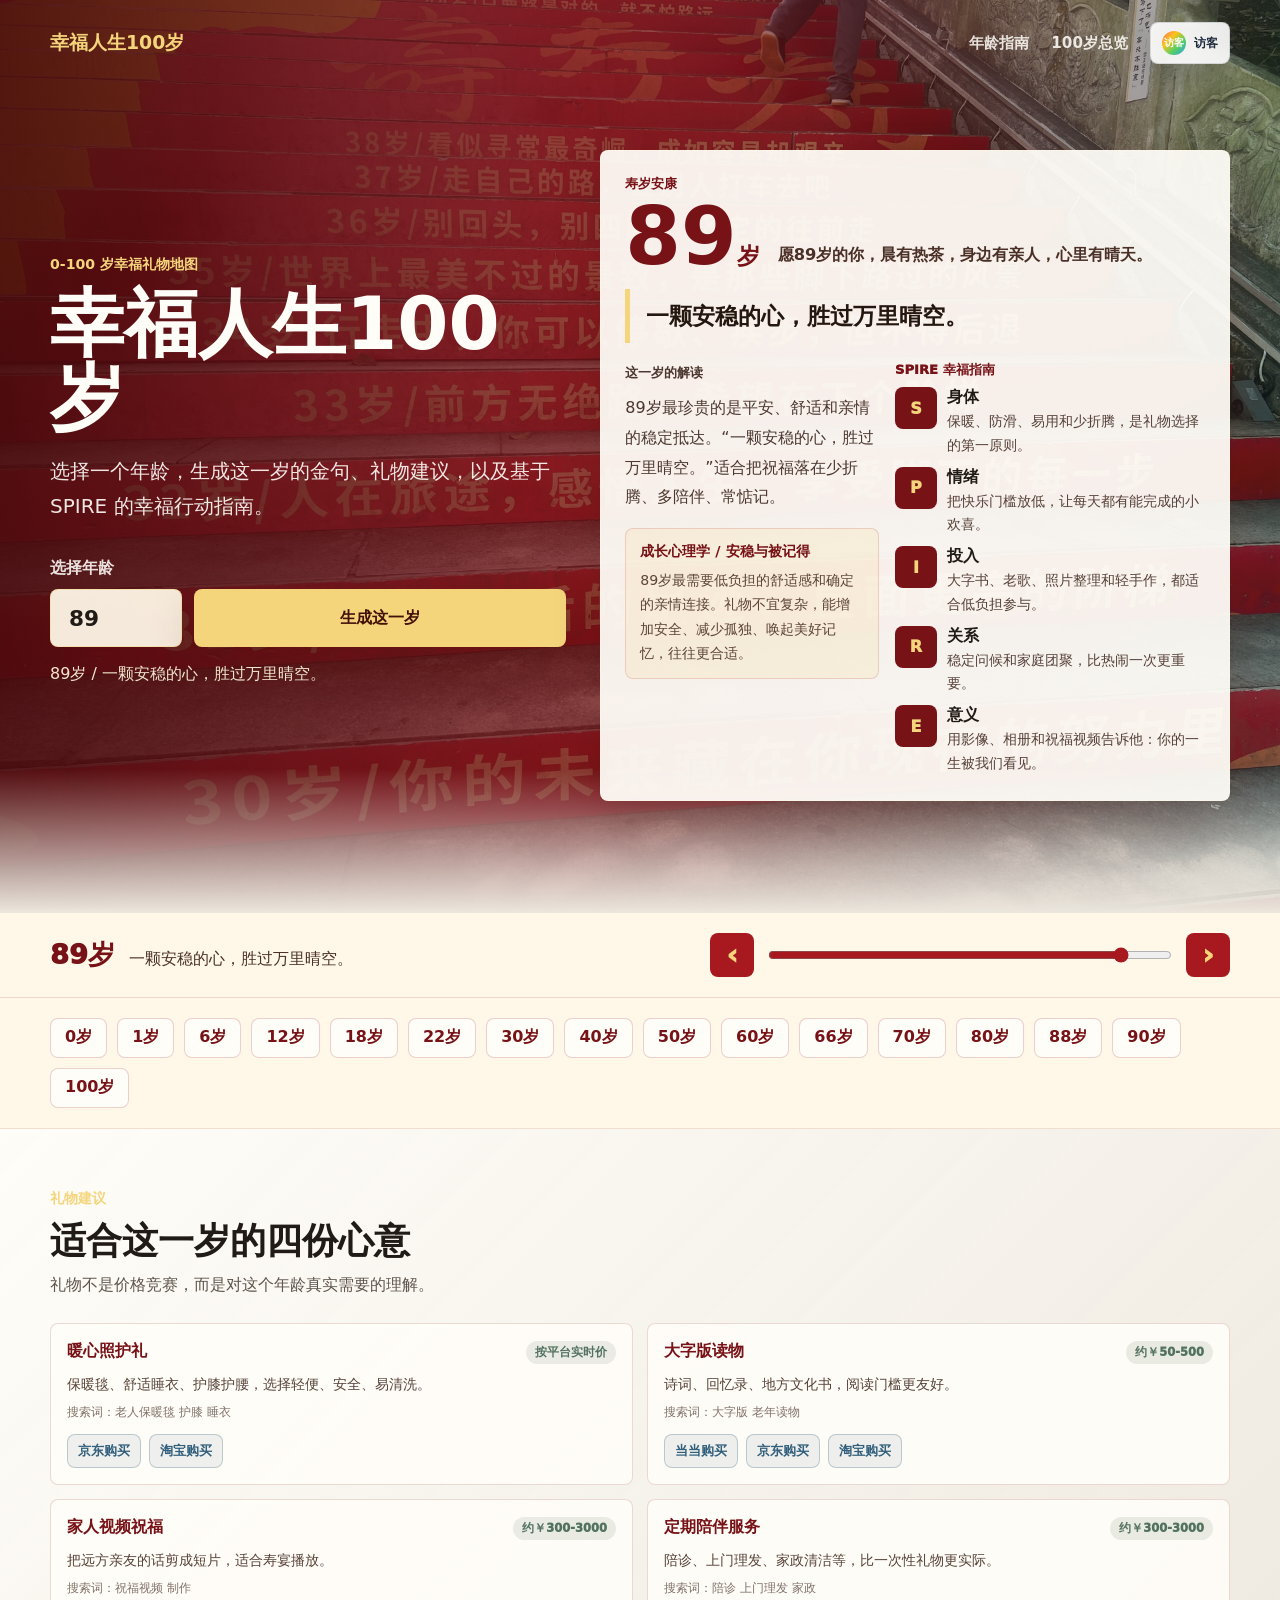
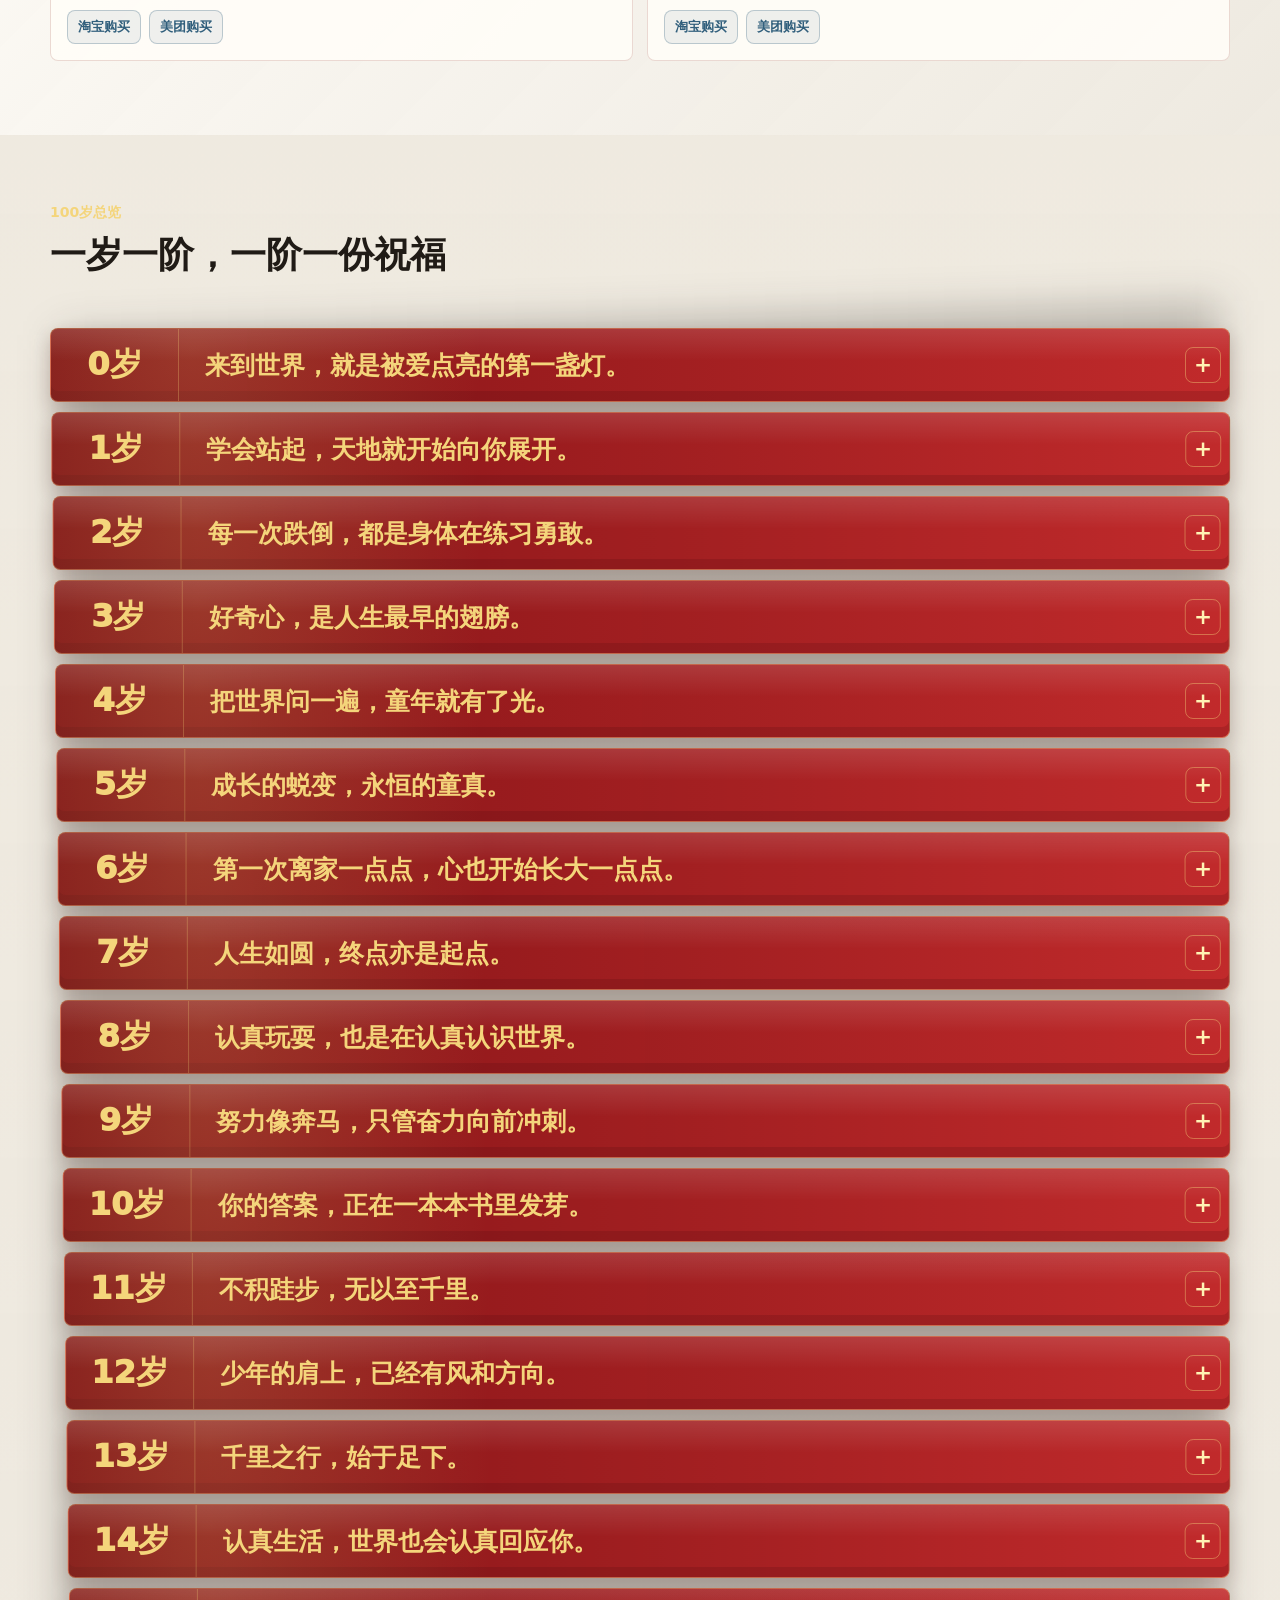
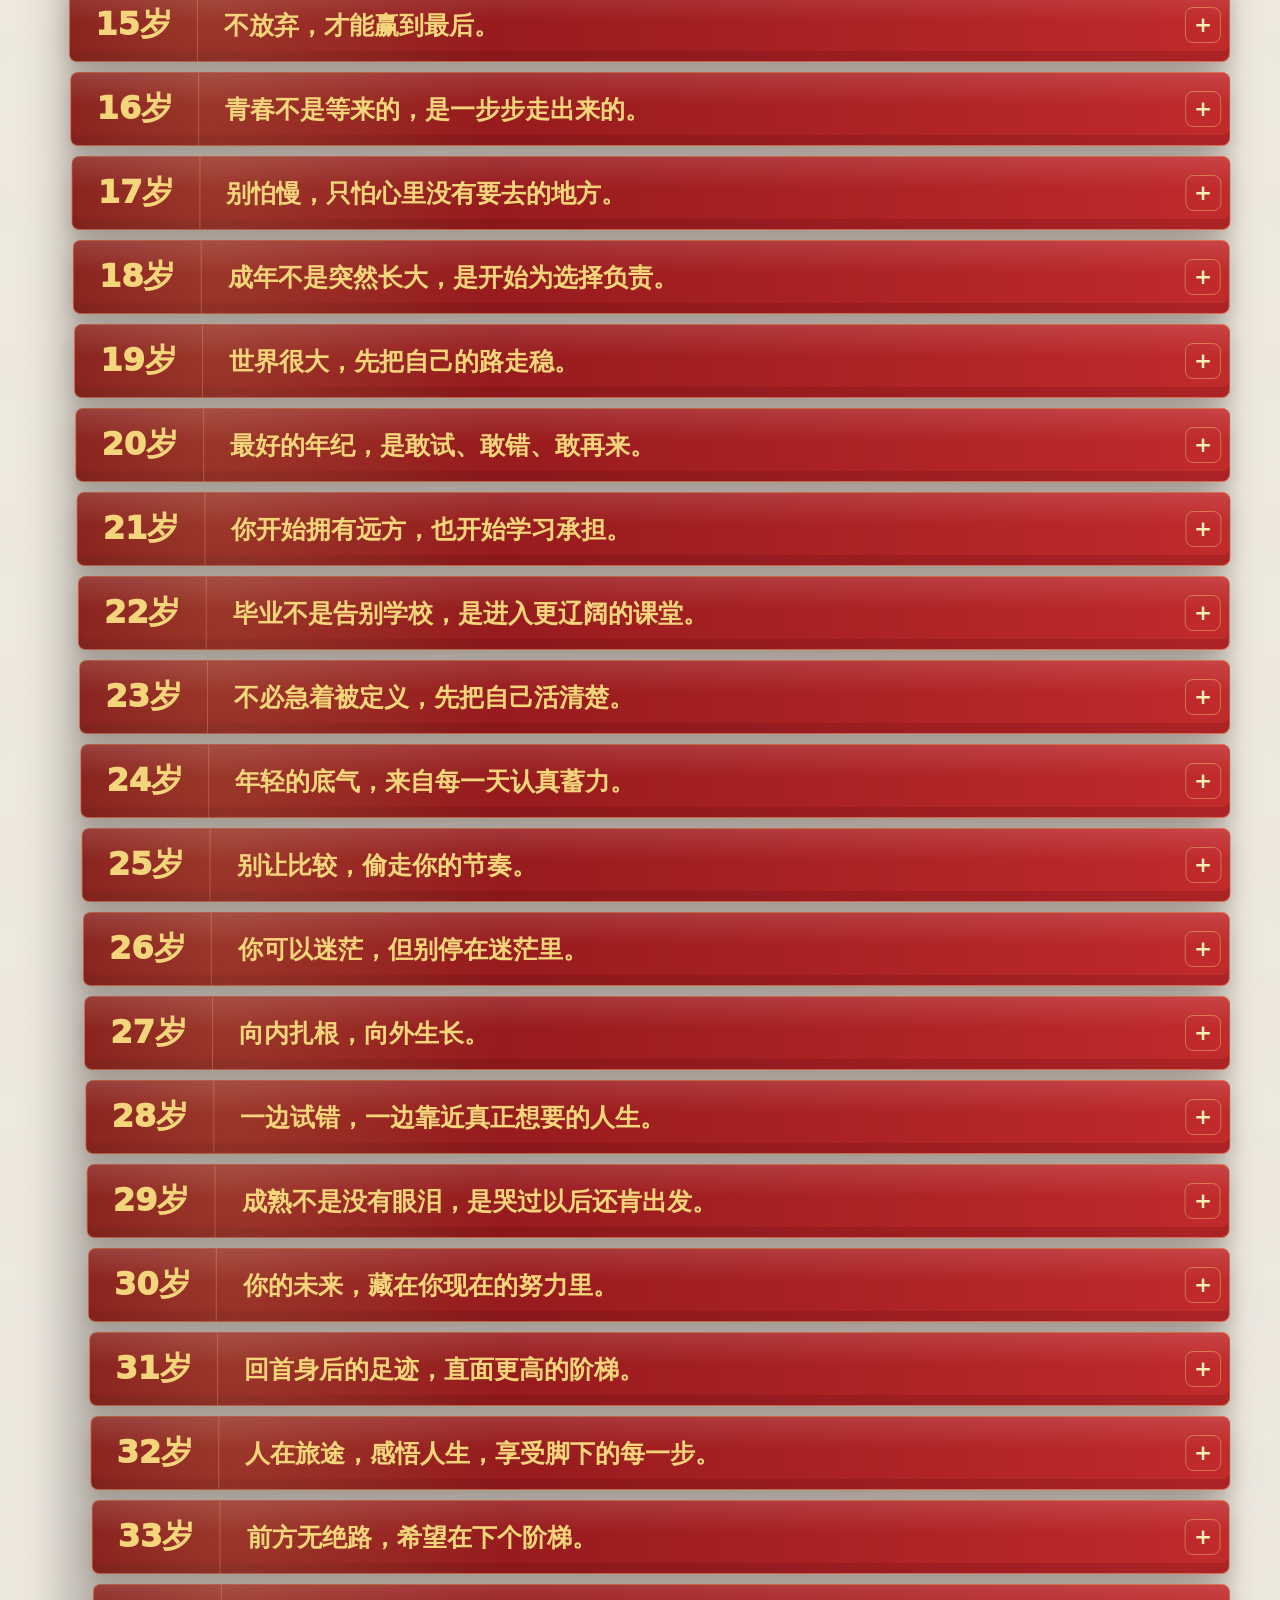
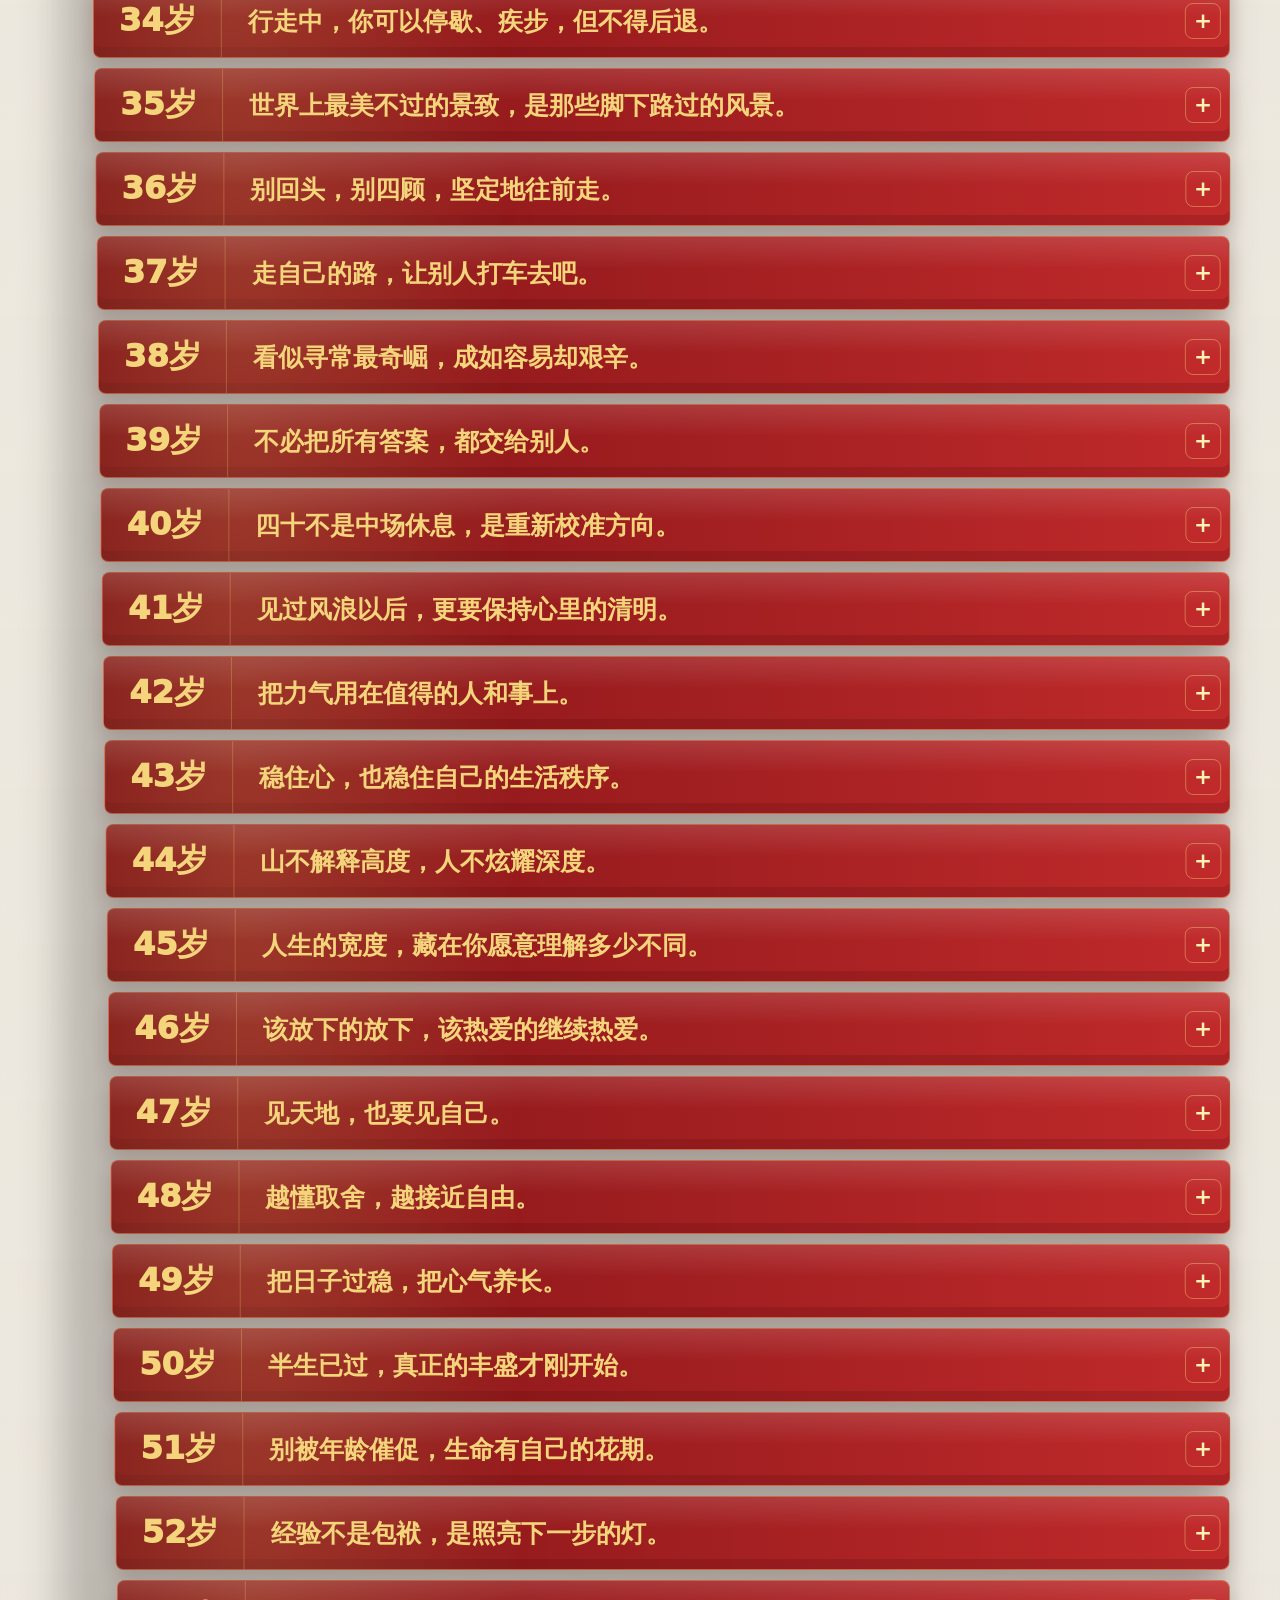
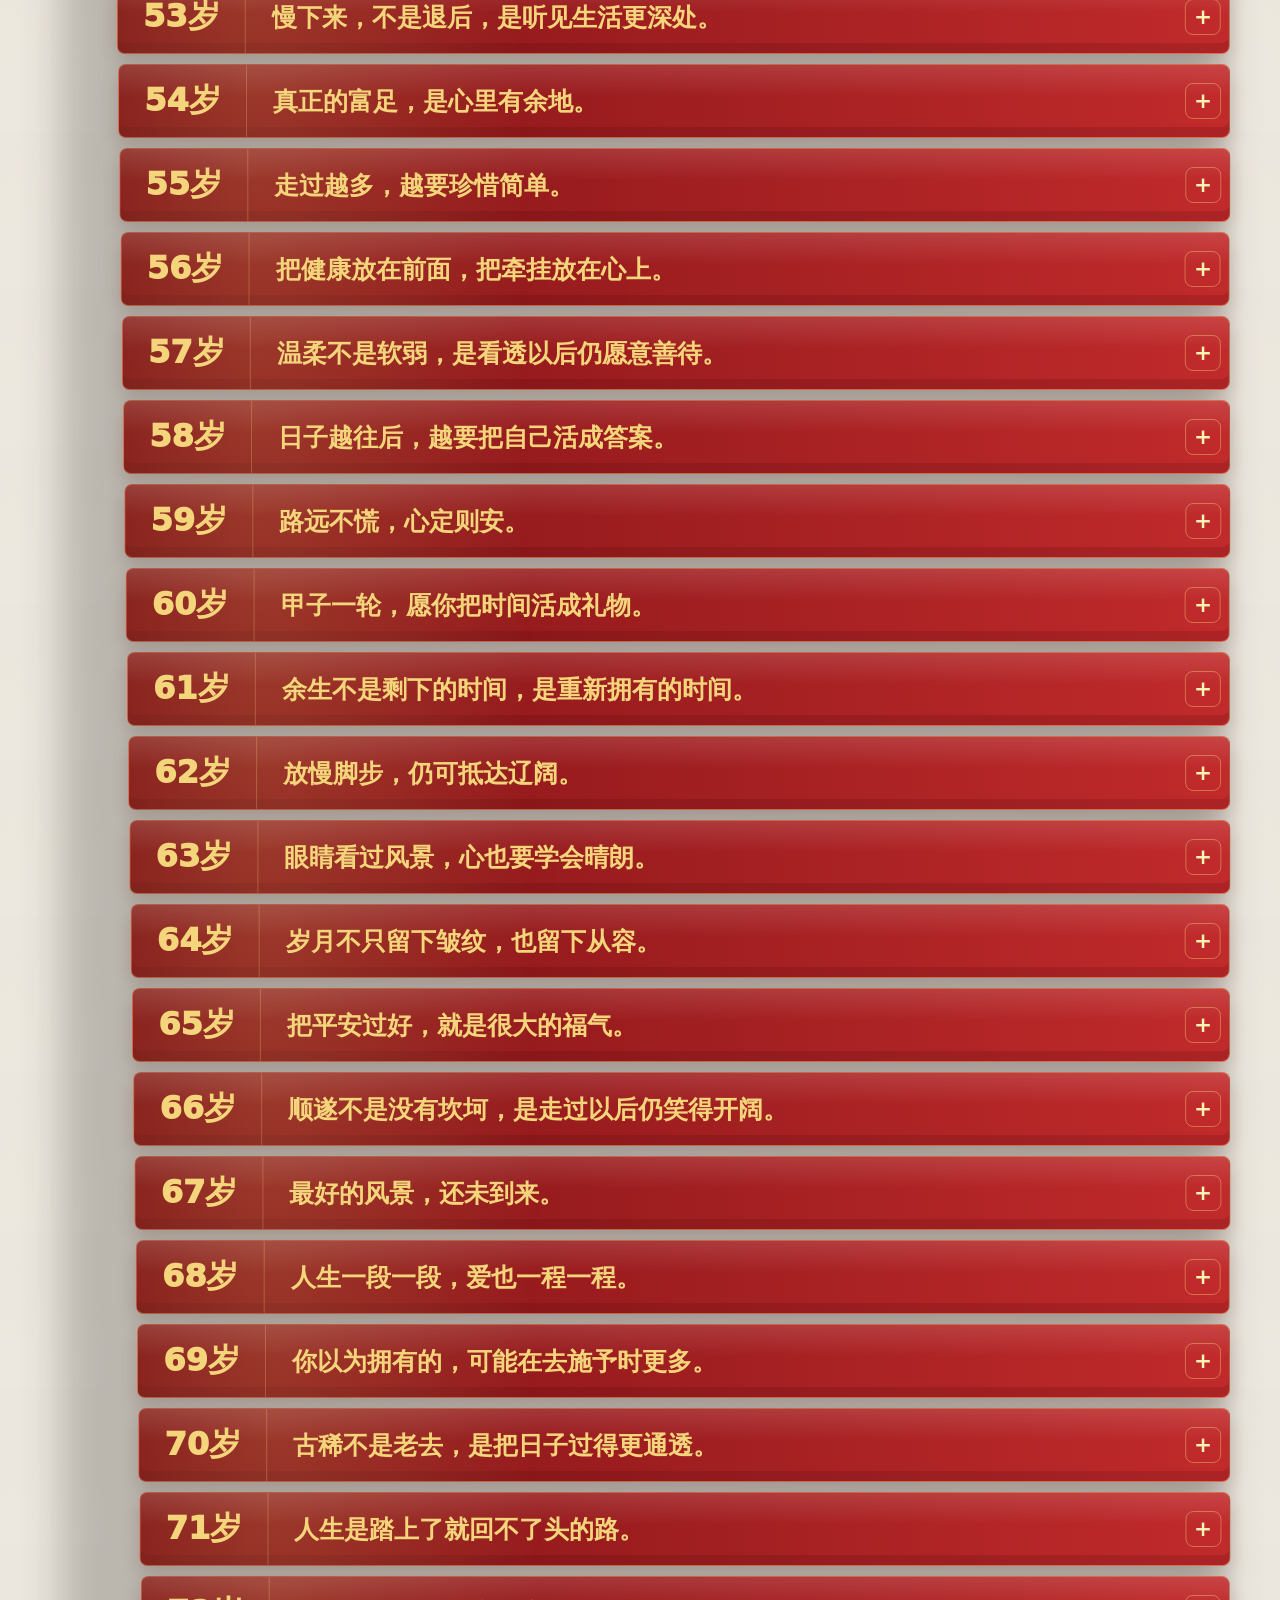
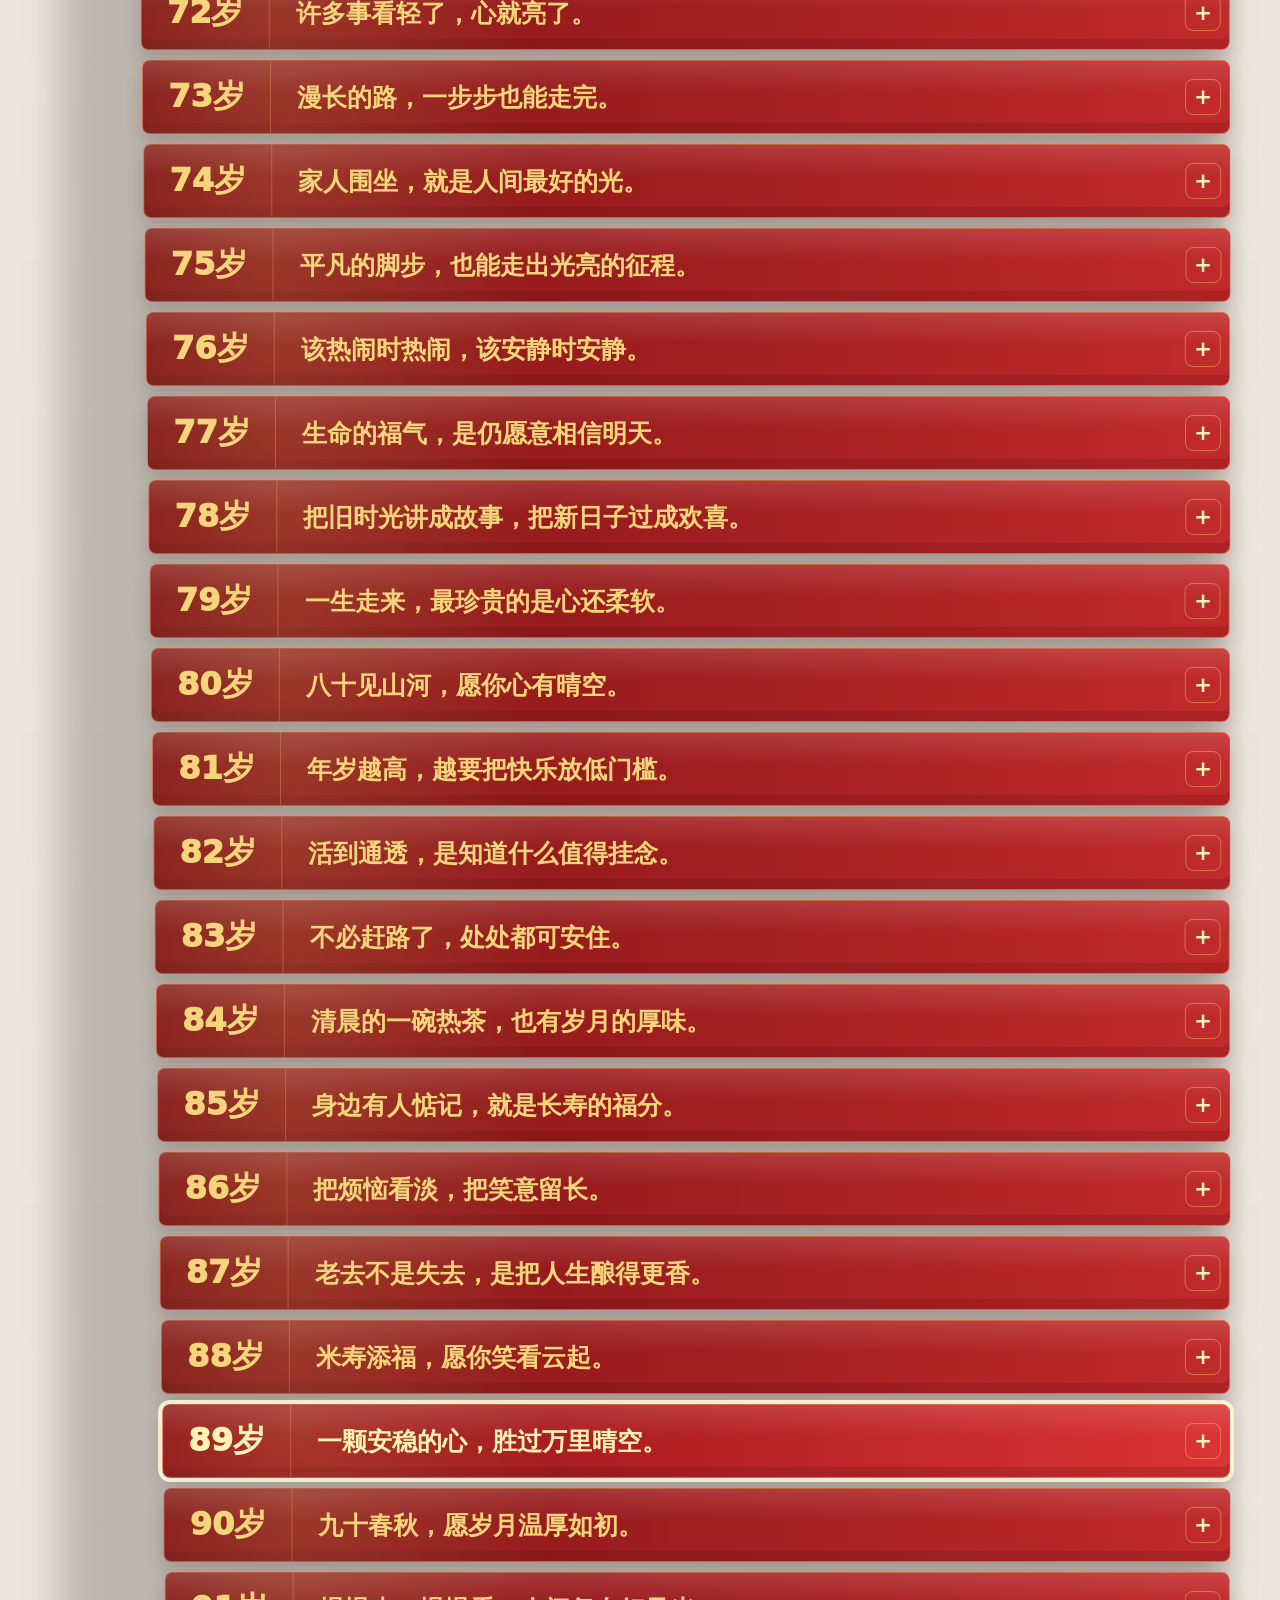
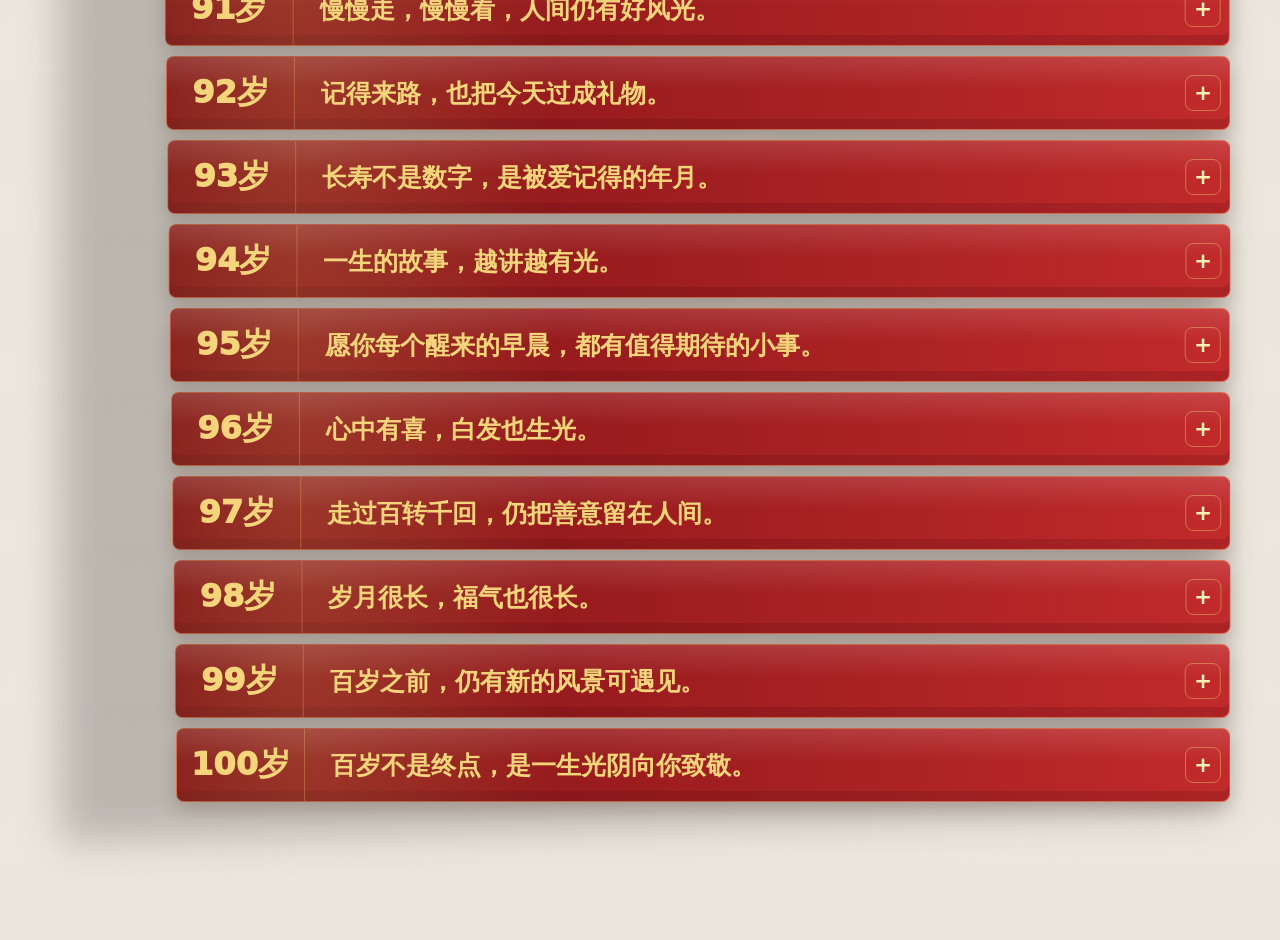
<file: 人生100/index.html>
<!doctype html>
<html lang="zh-CN">
  <head>
    <meta charset="UTF-8" />
    <meta name="viewport" content="width=device-width, initial-scale=1.0" />
    <title>幸福人生100岁 | 年龄金句、礼物与 SPIRE 指南</title>
    <link rel="stylesheet" href="styles.css" />
  </head>
  <body>
    <header class="hero" id="top">
      <nav class="nav" aria-label="主导航">
        <a class="brand" href="../index.html">幸福人生100岁</a>
        <div class="nav-links">
          <a href="#ageGuide">年龄指南</a>
          <a href="#quoteWall">100岁总览</a>
          <span data-happykua-account-widget></span>
        </div>
      </nav>

      <div class="hero-grid">
        <section class="hero-copy-block" aria-labelledby="heroTitle">
          <p class="eyebrow">0-100 岁幸福礼物地图</p>
          <h1 id="heroTitle">幸福人生100岁</h1>
          <p class="hero-copy">
            选择一个年龄，生成这一岁的金句、礼物建议，以及基于 SPIRE 的幸福行动指南。
          </p>

          <form class="age-form" id="heroAgeForm" aria-label="选择年龄">
            <label for="heroAgeInput">选择年龄</label>
            <div class="age-control">
              <input
                id="heroAgeInput"
                name="age"
                type="number"
                min="0"
                max="100"
                value="30"
                inputmode="numeric"
                aria-describedby="heroQuotePreview"
              />
              <button type="submit">生成这一岁</button>
            </div>
            <p id="heroQuotePreview" class="quote-preview">30岁 / 你的未来，藏在你现在的努力里</p>
          </form>
        </section>

        <section class="age-guide-card" id="ageGuide" aria-live="polite">
          <div class="result-head">
            <div>
              <p class="result-kicker" id="resultTheme">而立之年</p>
              <h2><span id="resultAge">30</span><small>岁</small></h2>
            </div>
            <p id="resultWish">愿30岁的你，不被焦虑推着走，而被真正想要的生活牵引。</p>
          </div>

          <blockquote id="resultQuote">你的未来，藏在你现在的努力里。</blockquote>

          <div class="guide-grid">
            <article class="guide-panel quote-panel">
              <p class="panel-label">这一岁的解读</p>
              <p id="resultAnalysis"></p>
              <div class="psychology-card compact">
                <strong id="resultPsychTitle"></strong>
                <span id="resultPsychText"></span>
              </div>
            </article>

            <article class="guide-panel spire-panel">
              <p class="panel-label">SPIRE 幸福指南</p>
              <div class="spire-list" id="spireList"></div>
            </article>
          </div>
        </section>
      </div>
    </header>

    <main>
      <section class="age-dock" aria-label="年龄快速定位">
        <div class="dock-inner">
          <div class="dock-current">
            <span class="dock-age" id="dockAge">30岁</span>
            <span class="dock-quote" id="dockQuote">你的未来，藏在你现在的努力里</span>
          </div>

          <div class="dock-controls">
            <button class="icon-button" type="button" id="prevAge" aria-label="上一岁">‹</button>
            <input id="ageRange" type="range" min="0" max="100" value="30" aria-label="拖动选择年龄" />
            <button class="icon-button" type="button" id="nextAge" aria-label="下一岁">›</button>
          </div>
        </div>
      </section>

      <section class="milestones" aria-label="常用年龄">
        <div class="section-inner">
          <div class="milestone-list" id="milestoneList"></div>
        </div>
      </section>

      <section class="gift-section" aria-labelledby="giftTitle">
        <div class="section-heading">
          <p class="eyebrow">礼物建议</p>
          <h2 id="giftTitle">适合这一岁的四份心意</h2>
          <p>礼物不是价格竞赛，而是对这个年龄真实需要的理解。</p>
        </div>
        <div class="gift-showcase" id="resultGifts"></div>
      </section>

      <section class="stairs-section" id="quoteWall">
        <div class="section-heading">
          <p class="eyebrow">100岁总览</p>
          <h2>一岁一阶，一阶一份祝福</h2>
        </div>
        <div class="stair-frame">
          <div class="stair-shadow" aria-hidden="true"></div>
          <div class="stair-list" id="stairList"></div>
        </div>
      </section>
    </main>

    <button class="back-top" type="button" id="backTop" aria-label="回到顶部">↑</button>

    <script src="../auth.js"></script>
    <script src="script.js"></script>
  </body>
</html>
</file>
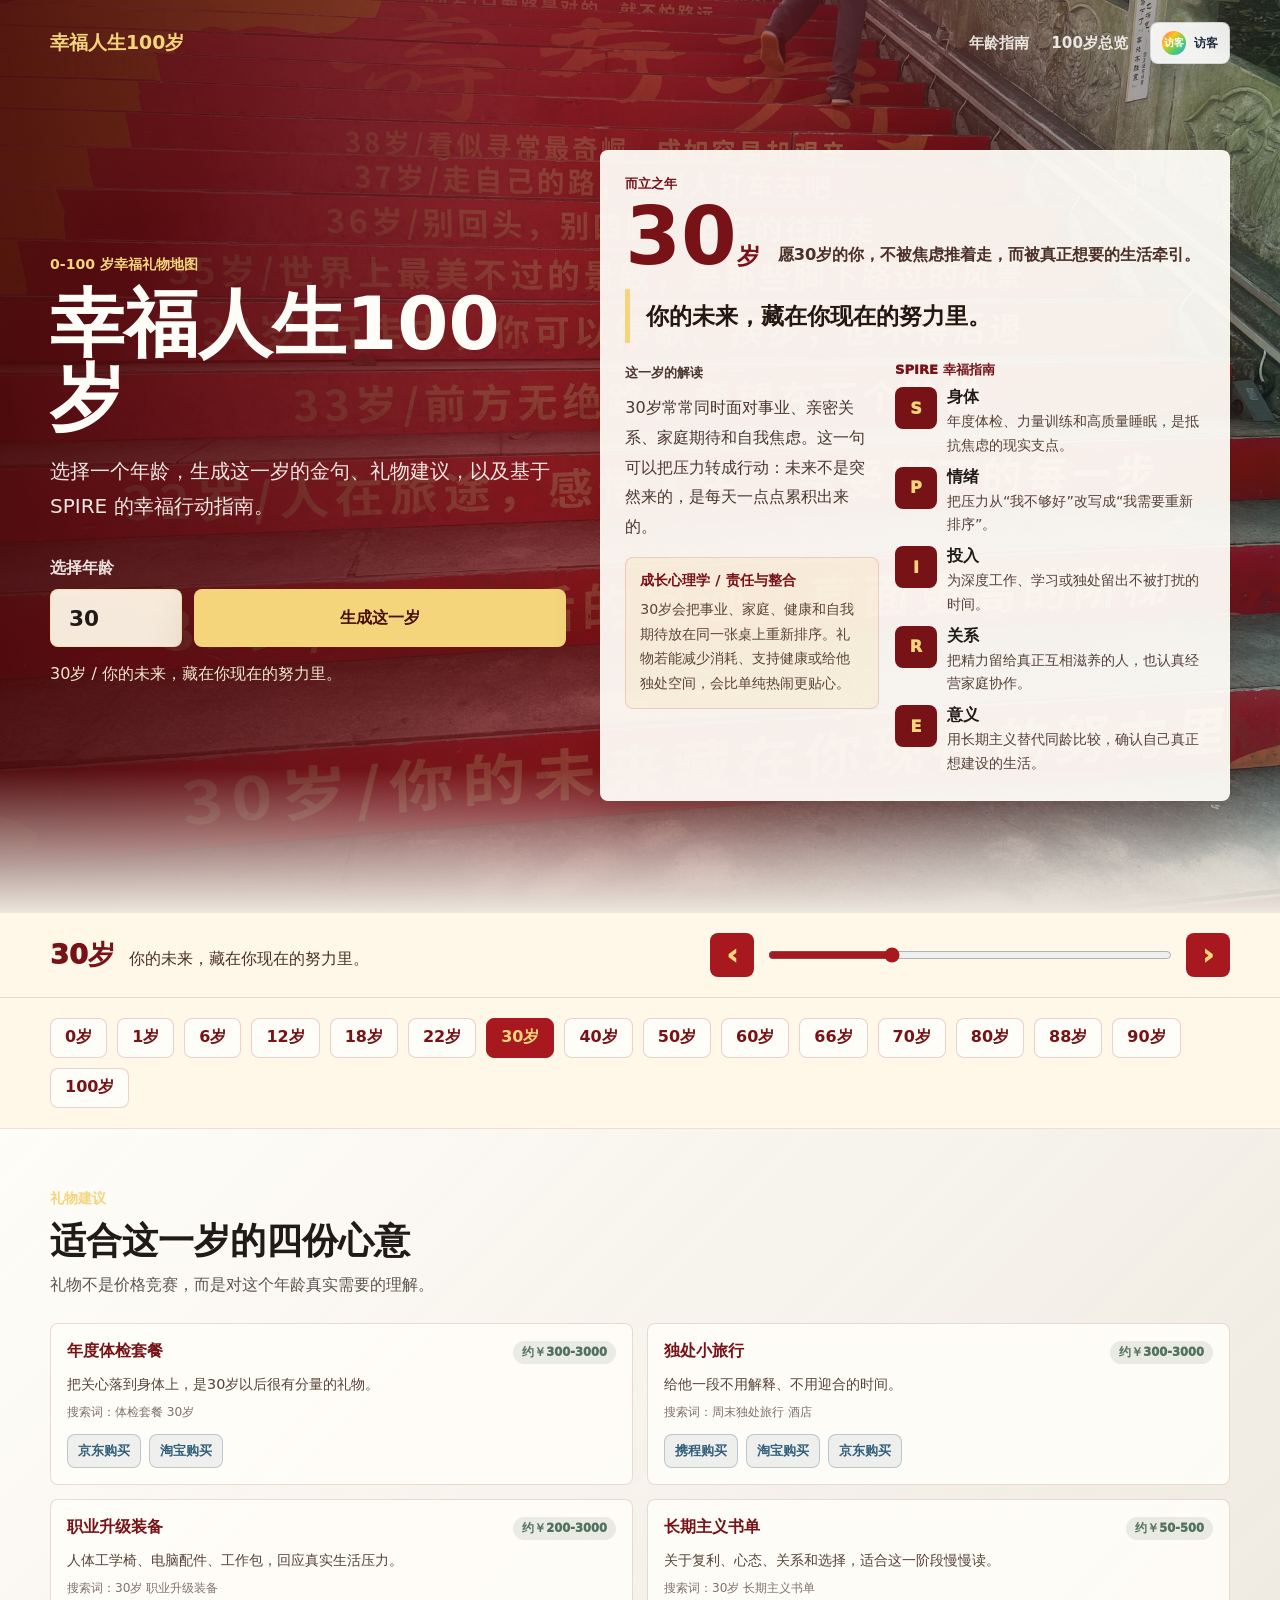
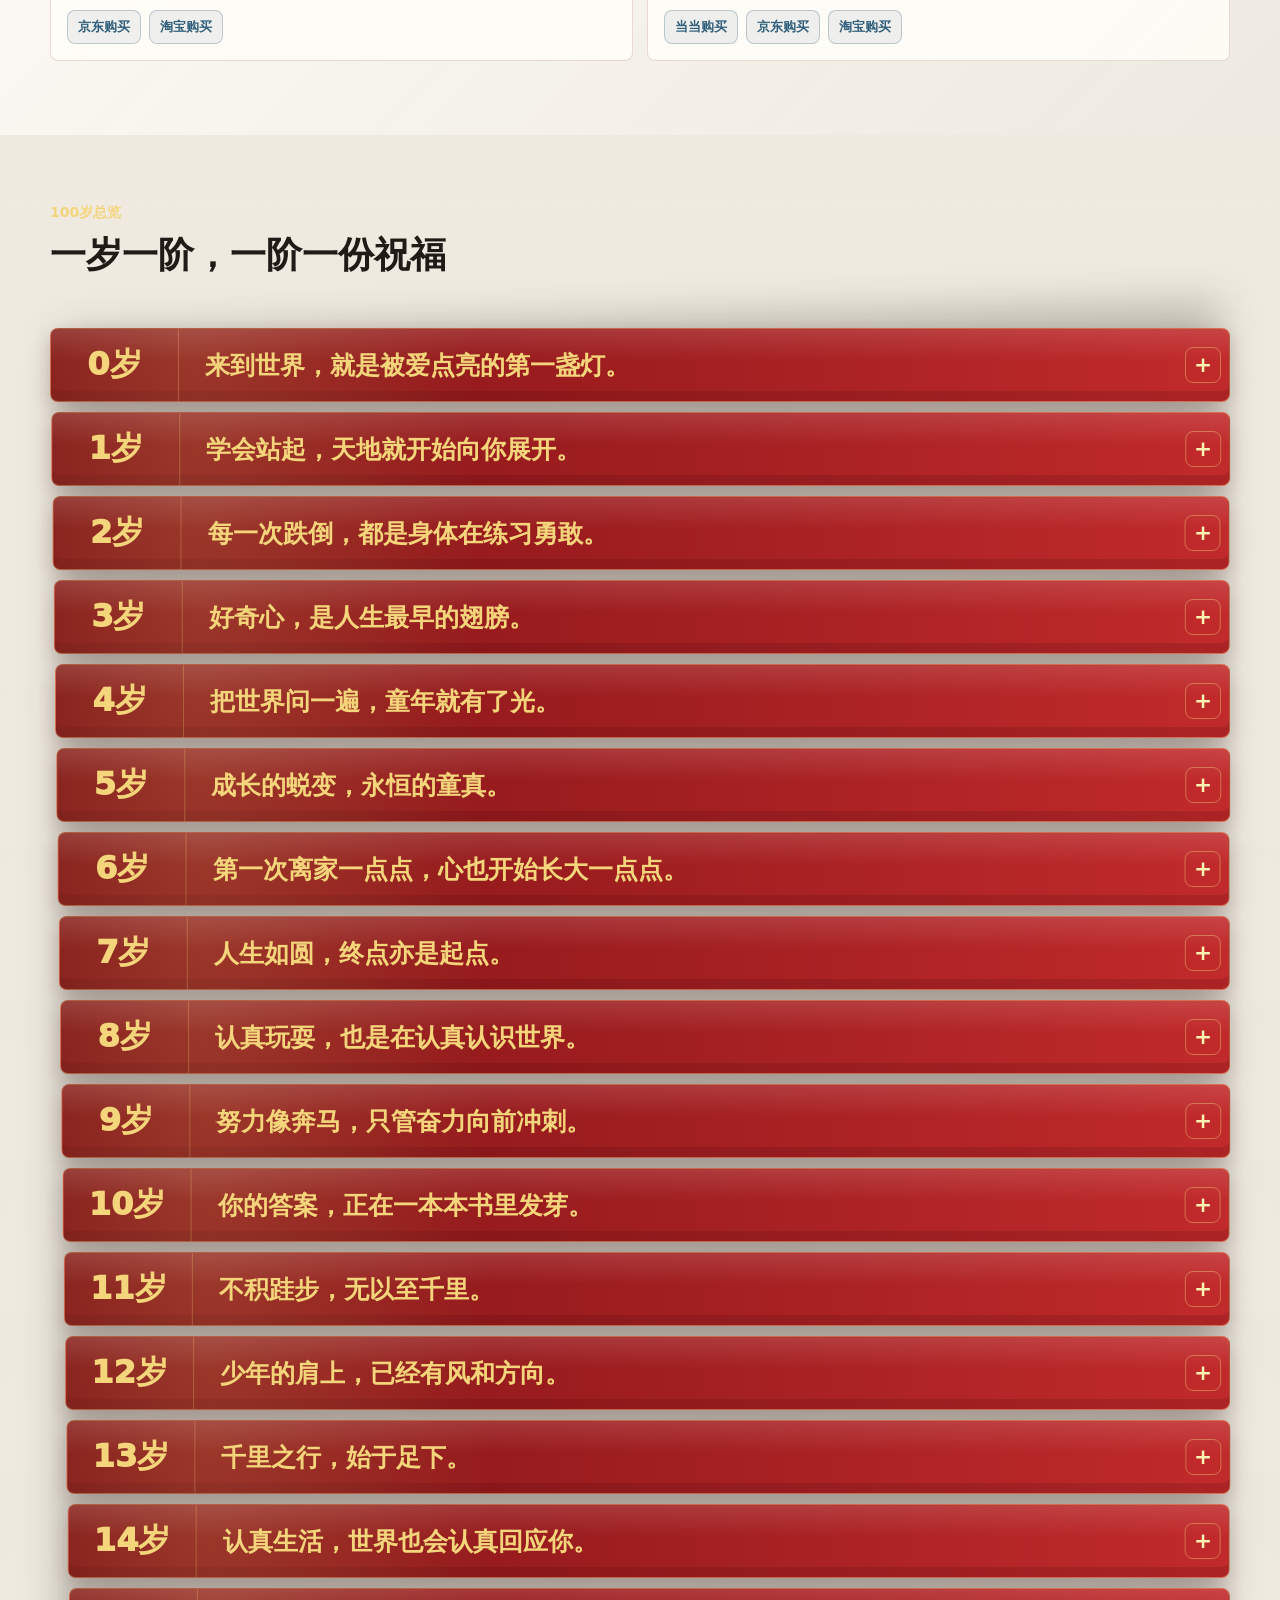
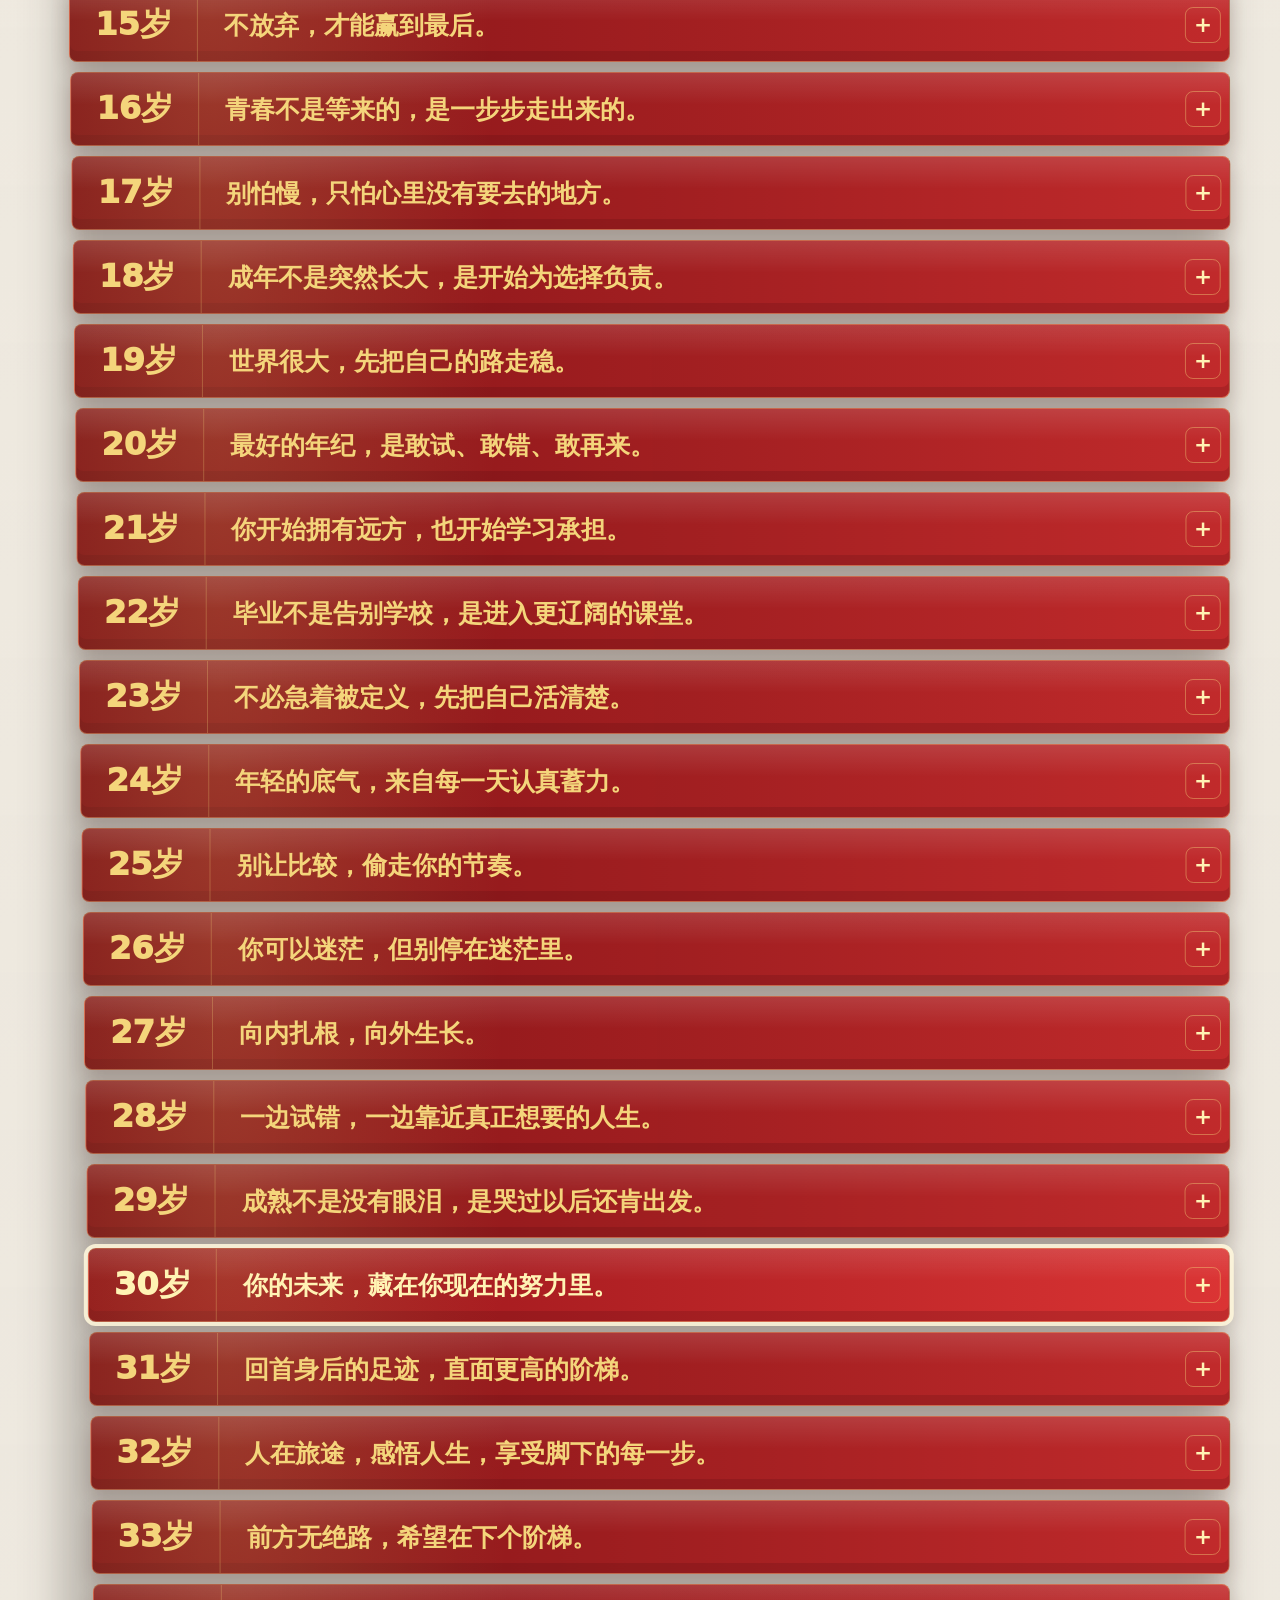
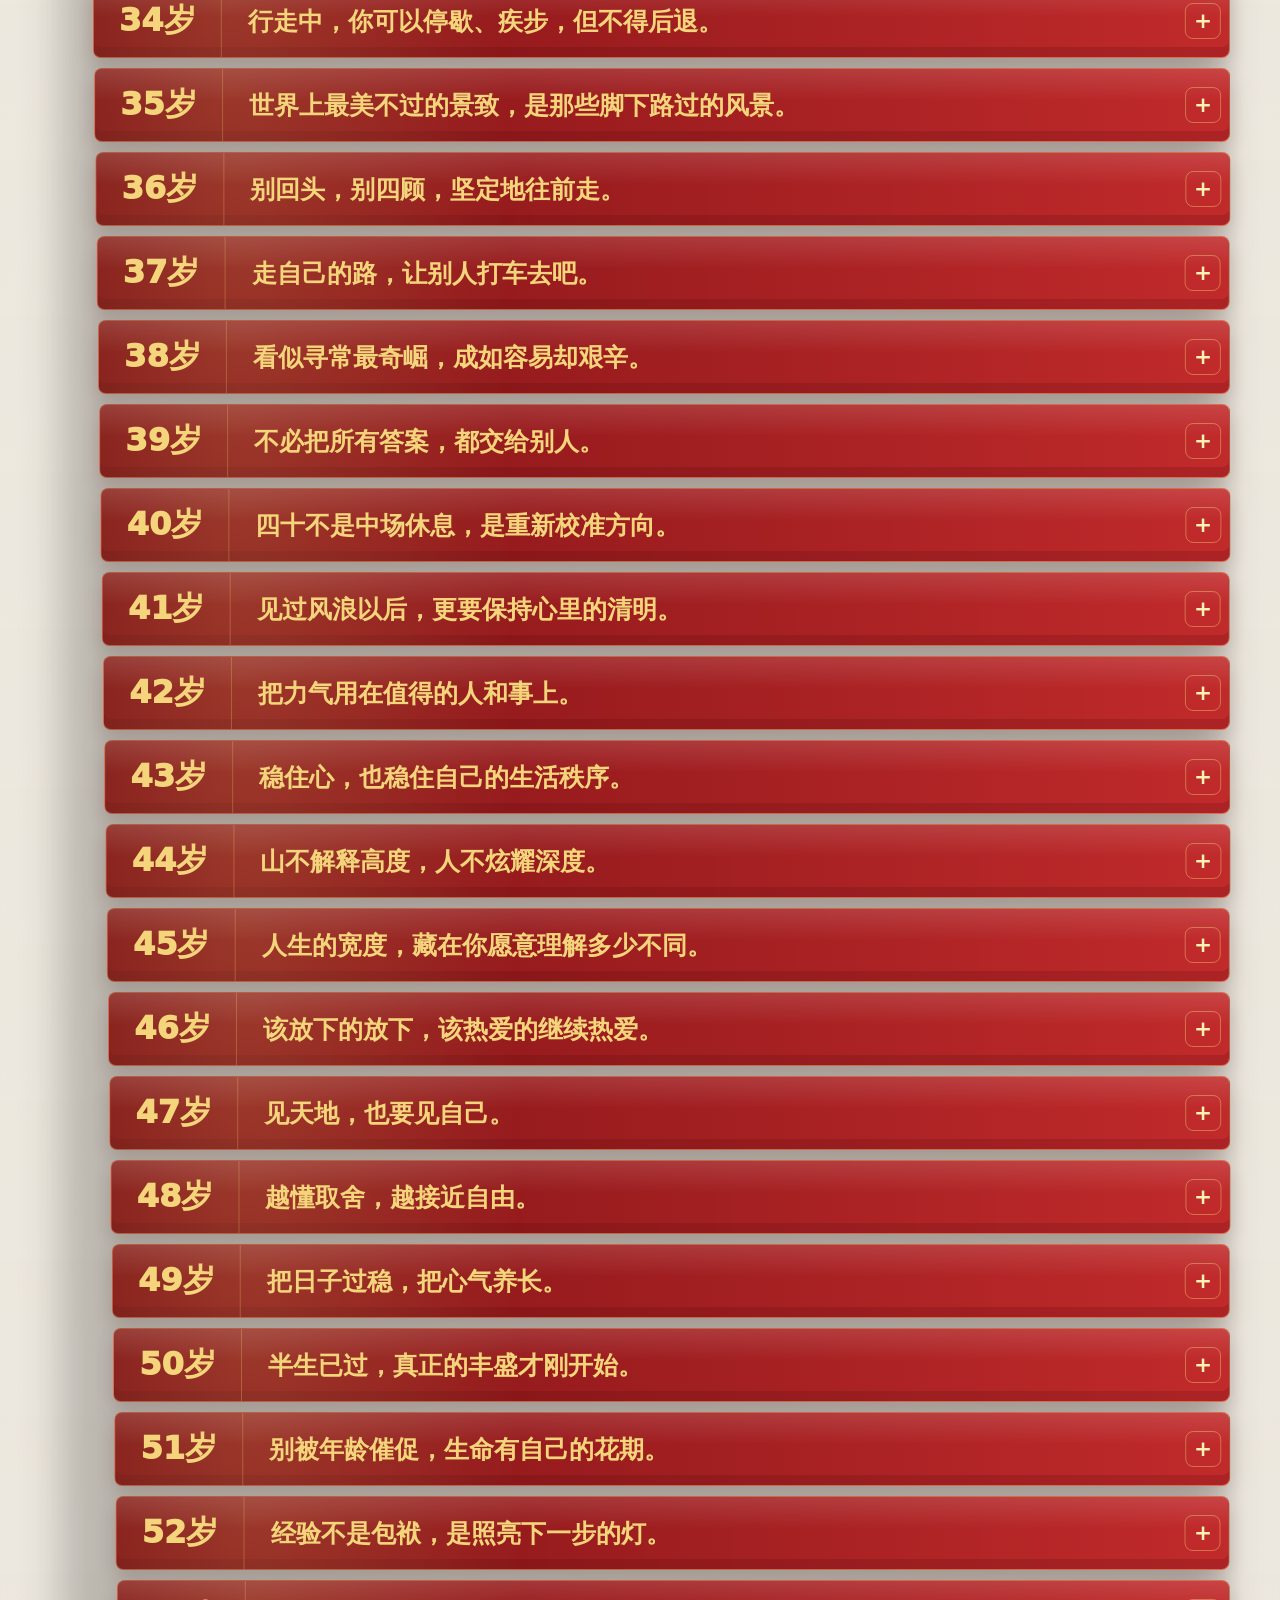
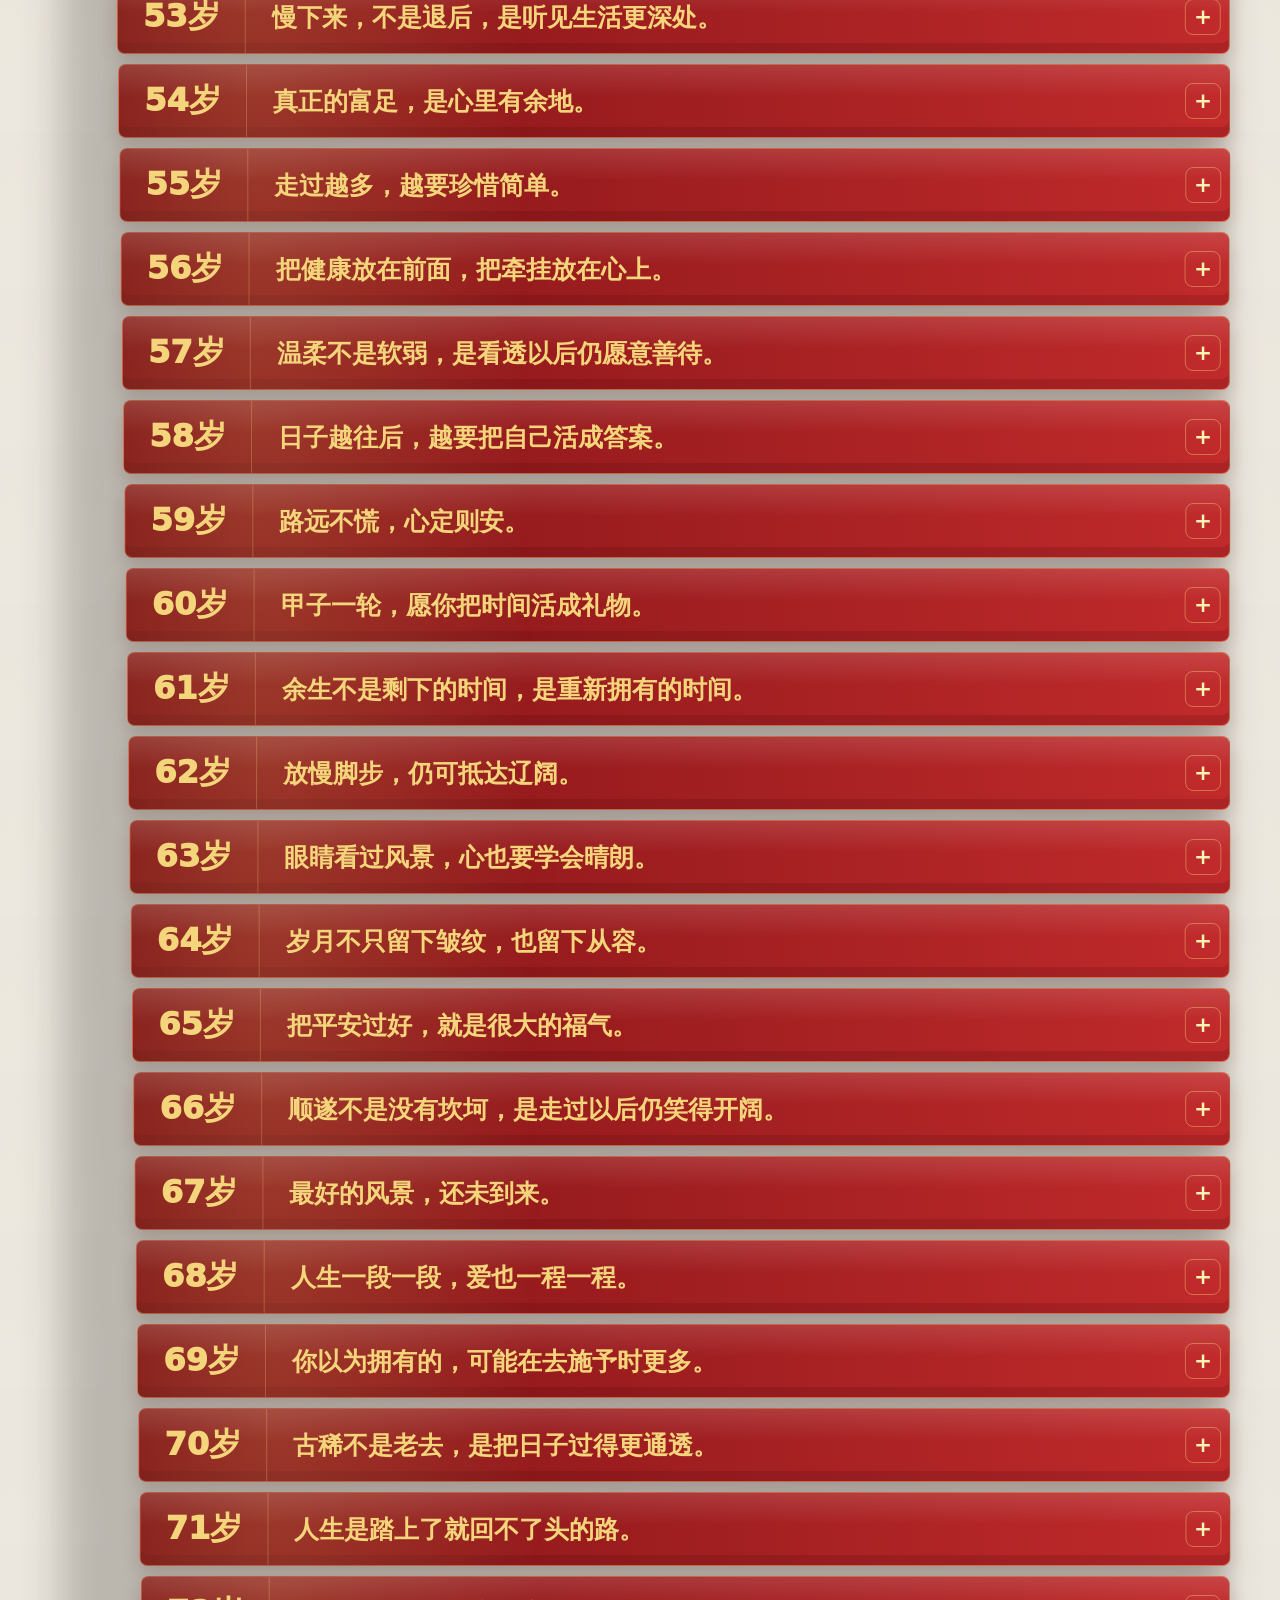
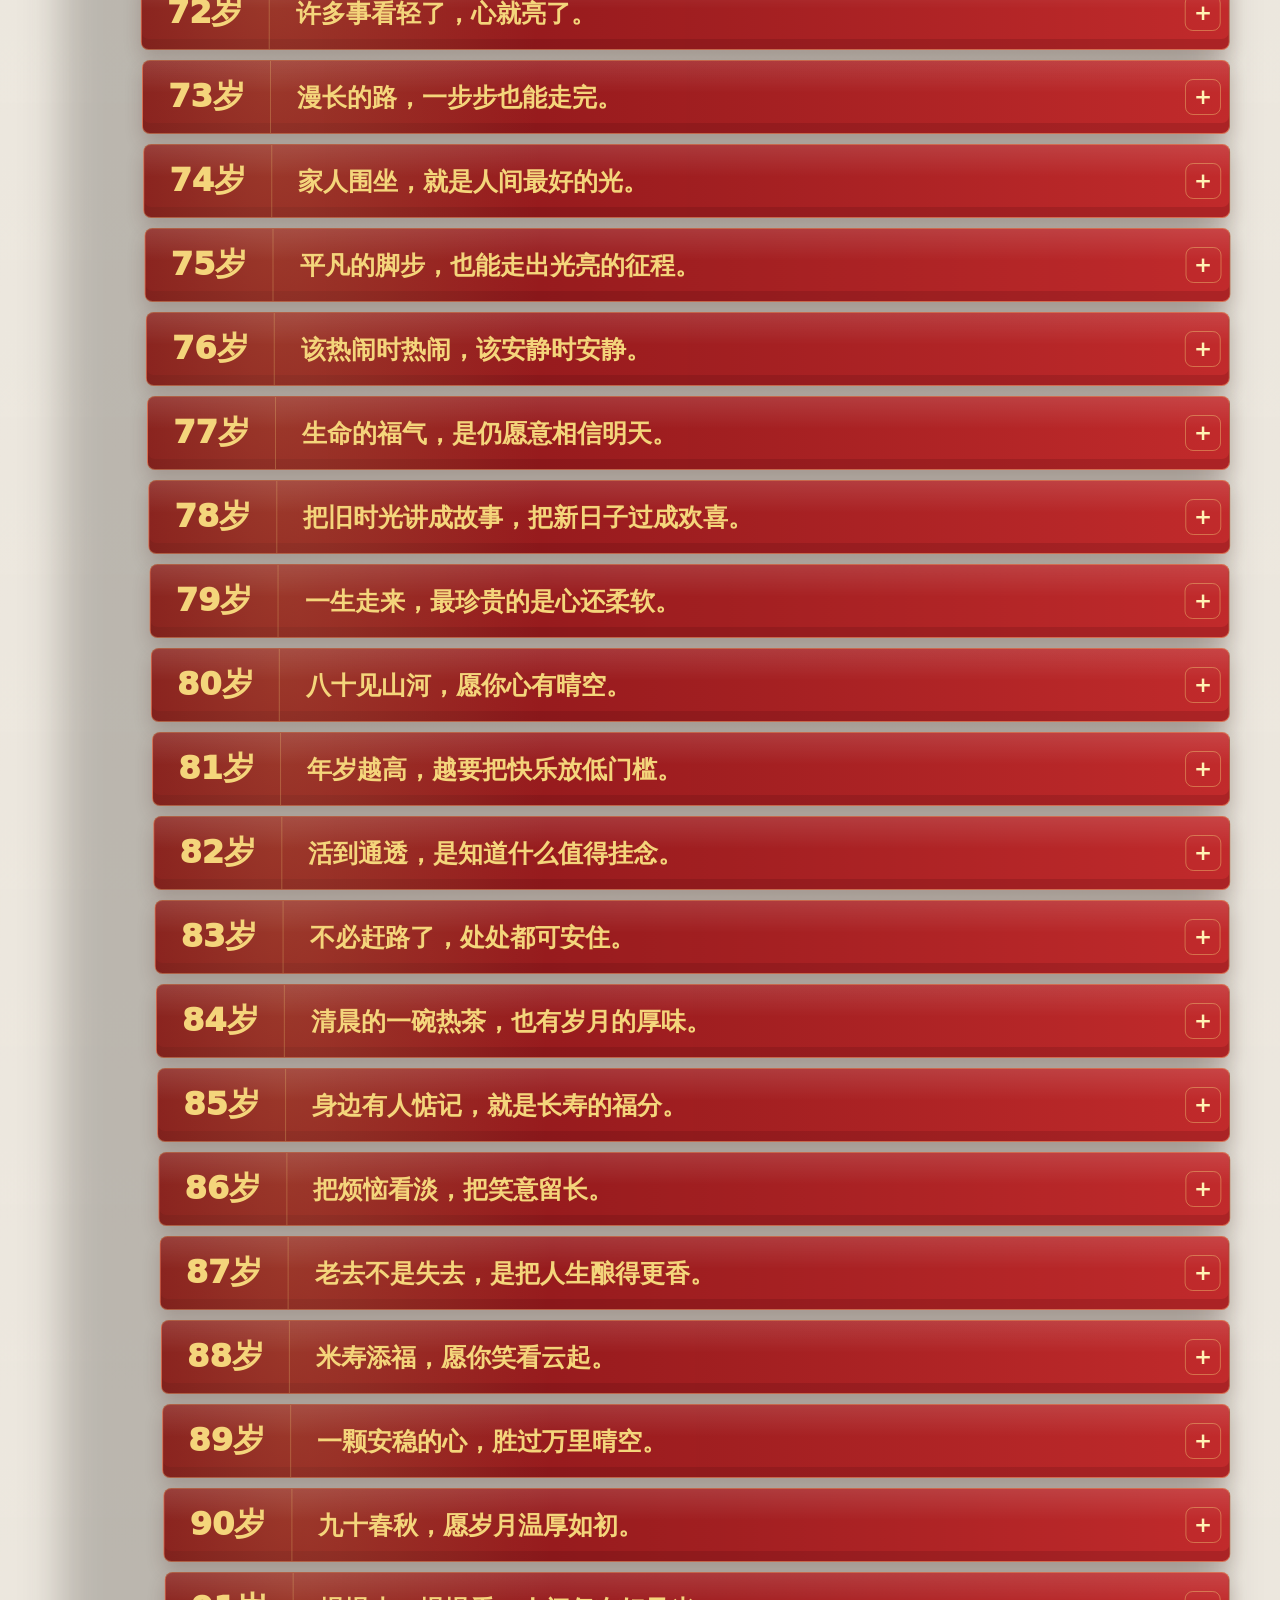
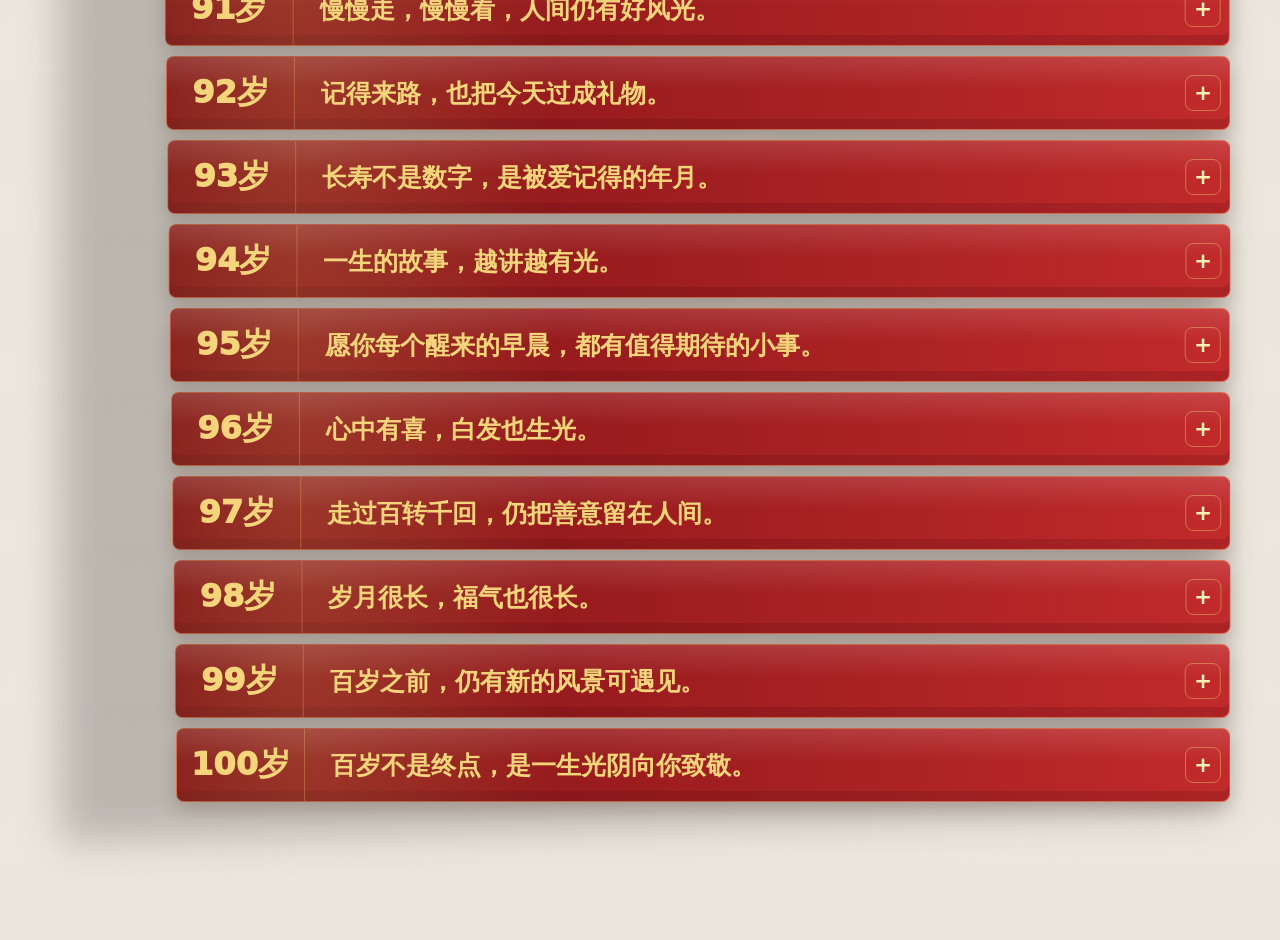
<file: long-life.html>
<!doctype html>
<html lang="zh-CN">
  <head>
    <meta charset="UTF-8" />
    <meta name="viewport" content="width=device-width, initial-scale=1.0" />
    <meta http-equiv="refresh" content="0; url=人生100/index.html" />
    <title>正在前往幸福人生100岁</title>
    <style>
      body {
        min-height: 100vh;
        margin: 0;
        display: grid;
        place-items: center;
        background: #fff8e8;
        color: #201b16;
        font-family: "PingFang SC", "Microsoft YaHei", system-ui, sans-serif;
      }

      main {
        width: min(520px, calc(100% - 40px));
        text-align: center;
      }

      h1 {
        margin: 0 0 14px;
        color: #771217;
        font-size: 2rem;
        letter-spacing: 0;
      }

      p {
        margin: 0 0 22px;
        color: #5e554c;
        line-height: 1.7;
      }

      a {
        display: inline-flex;
        align-items: center;
        justify-content: center;
        min-height: 44px;
        border-radius: 8px;
        padding: 0 18px;
        background: #a7191f;
        color: #f4d57b;
        font-weight: 900;
        text-decoration: none;
      }
    </style>
  </head>
  <body>
    <main>
      <h1>正在前往幸福人生100岁</h1>
      <p>旧版“幸福100岁”已替换为年龄金句、礼物建议与 SPIRE 幸福指南。</p>
      <a href="人生100/index.html">立即打开新版</a>
    </main>
  </body>
</html>
</file>
<file: 人生100/styles.css>
:root {
  color-scheme: light;
  --temple-red: #a7191f;
  --deep-red: #771217;
  --bright-red: #c72b2d;
  --gold: #f4d57b;
  --ink: #201b16;
  --stone: #5e554c;
  --stone-light: #ece7de;
  --paper: #fff8e8;
  --white: #fffdf8;
  --sage: #52725f;
  --blue: #315f7c;
  --shadow: 0 18px 48px rgba(54, 21, 12, 0.2);
}

* {
  box-sizing: border-box;
}

html {
  scroll-behavior: smooth;
}

body {
  margin: 0;
  min-width: 320px;
  background:
    linear-gradient(180deg, rgba(255, 248, 232, 0.78), rgba(236, 231, 222, 0.96)),
    var(--stone-light);
  color: var(--ink);
  font-family:
    "PingFang SC",
    "Microsoft YaHei",
    "Noto Sans CJK SC",
    system-ui,
    -apple-system,
    BlinkMacSystemFont,
    "Segoe UI",
    sans-serif;
}

a {
  color: inherit;
  text-decoration: none;
}

button,
input {
  font: inherit;
}

button {
  cursor: pointer;
}

h1,
h2,
h3,
p,
blockquote {
  margin-top: 0;
}

.hero {
  position: relative;
  min-height: 92vh;
  overflow: hidden;
  color: var(--white);
  background:
    linear-gradient(90deg, rgba(72, 10, 12, 0.94), rgba(112, 18, 21, 0.76) 46%, rgba(37, 61, 54, 0.34)),
    url("assets/temple-stairs-hero.jpg") center / cover;
}

.hero::after {
  content: "";
  position: absolute;
  inset: auto 0 0;
  height: 16vh;
  background: linear-gradient(180deg, transparent, var(--stone-light));
  pointer-events: none;
}

.nav {
  position: relative;
  z-index: 2;
  display: flex;
  align-items: center;
  justify-content: space-between;
  gap: 24px;
  width: min(1180px, calc(100% - 40px));
  margin: 0 auto;
  padding: 22px 0;
}

.brand {
  display: inline-flex;
  align-items: center;
  min-height: 40px;
  color: var(--gold);
  font-size: 1.18rem;
  font-weight: 900;
}

.nav-links {
  display: flex;
  gap: 22px;
  color: rgba(255, 253, 248, 0.86);
  font-size: 0.95rem;
  font-weight: 700;
}

.nav-links a {
  display: inline-flex;
  align-items: center;
  min-height: 40px;
}

.hero-grid {
  position: relative;
  z-index: 1;
  display: grid;
  grid-template-columns: minmax(0, 0.82fr) minmax(420px, 1fr);
  align-items: center;
  gap: 34px;
  width: min(1180px, calc(100% - 40px));
  margin: 0 auto;
  padding: 64px 0 112px;
}

.eyebrow {
  margin-bottom: 12px;
  color: var(--gold);
  font-size: 0.88rem;
  font-weight: 900;
}

h1 {
  margin-bottom: 18px;
  font-size: 4.6rem;
  line-height: 1.02;
  letter-spacing: 0;
}

.hero-copy {
  max-width: 660px;
  margin-bottom: 34px;
  color: rgba(255, 253, 248, 0.9);
  font-size: 1.25rem;
  line-height: 1.75;
}

.age-form {
  width: min(560px, 100%);
}

.age-form label {
  display: block;
  margin-bottom: 10px;
  color: rgba(255, 253, 248, 0.88);
  font-weight: 800;
}

.age-control {
  display: grid;
  grid-template-columns: minmax(92px, 132px) minmax(150px, 1fr);
  gap: 12px;
}

.age-control input {
  width: 100%;
  min-height: 58px;
  border: 1px solid rgba(244, 213, 123, 0.46);
  border-radius: 8px;
  padding: 0 18px;
  background: rgba(255, 248, 232, 0.94);
  color: var(--ink);
  font-size: 1.35rem;
  font-weight: 900;
}

.age-control button {
  min-height: 58px;
  border: 0;
  border-radius: 8px;
  padding: 0 24px;
  background: var(--gold);
  color: #441108;
  font-weight: 950;
  box-shadow: var(--shadow);
}

.quote-preview {
  min-height: 34px;
  margin: 14px 0 0;
  color: rgba(255, 248, 220, 0.92);
  line-height: 1.6;
}

.age-guide-card {
  min-width: 0;
  border: 1px solid rgba(255, 248, 232, 0.58);
  border-radius: 8px;
  padding: 24px;
  background: rgba(255, 253, 248, 0.94);
  color: var(--ink);
  box-shadow: var(--shadow);
}

.result-head {
  display: grid;
  grid-template-columns: auto minmax(0, 1fr);
  align-items: end;
  gap: 18px;
  margin-bottom: 16px;
}

.result-kicker,
.panel-label {
  margin: 0 0 8px;
  color: var(--deep-red);
  font-size: 0.82rem;
  font-weight: 950;
}

.result-head h2 {
  margin: 0;
  color: var(--deep-red);
  font-size: 5rem;
  line-height: 0.9;
  letter-spacing: 0;
}

.result-head small {
  font-size: 1.45rem;
}

.result-head p:last-child {
  margin: 0 0 4px;
  color: #4a3027;
  font-size: 1.02rem;
  font-weight: 800;
  line-height: 1.65;
}

blockquote {
  margin: 0 0 18px;
  border-left: 5px solid var(--gold);
  padding: 10px 0 10px 16px;
  color: #24170f;
  font-size: 1.42rem;
  font-weight: 900;
  line-height: 1.5;
}

.guide-grid {
  display: grid;
  grid-template-columns: minmax(0, 0.9fr) minmax(0, 1.1fr);
  gap: 16px;
}

.guide-panel {
  min-width: 0;
}

.guide-panel > p:last-child,
.quote-panel > p {
  color: #4b372f;
  line-height: 1.85;
}

.psychology-card {
  margin-top: 14px;
  border: 1px solid rgba(167, 25, 31, 0.16);
  border-radius: 8px;
  padding: 12px 14px;
  background: rgba(244, 213, 123, 0.16);
}

.psychology-card strong,
.psychology-card span {
  display: block;
}

.psychology-card strong {
  margin-bottom: 6px;
  color: var(--deep-red);
  font-size: 0.9rem;
  line-height: 1.45;
}

.psychology-card span {
  color: #5c4437;
  font-size: 0.88rem;
  line-height: 1.75;
}

.spire-list {
  display: grid;
  gap: 9px;
}

.spire-item {
  display: grid;
  grid-template-columns: 42px minmax(0, 1fr);
  gap: 10px;
  align-items: start;
}

.spire-item strong {
  display: inline-flex;
  align-items: center;
  justify-content: center;
  width: 42px;
  height: 42px;
  border-radius: 8px;
  background: var(--deep-red);
  color: var(--gold);
  font-weight: 950;
}

.spire-item span {
  display: block;
  margin-bottom: 2px;
  color: var(--ink);
  font-weight: 900;
}

.spire-item p {
  margin: 0;
  color: #564139;
  font-size: 0.9rem;
  line-height: 1.65;
}

.age-dock {
  position: sticky;
  top: 0;
  z-index: 10;
  background: rgba(255, 248, 232, 0.94);
  backdrop-filter: blur(14px);
  border-bottom: 1px solid rgba(128, 34, 24, 0.15);
}

.dock-inner {
  display: grid;
  grid-template-columns: minmax(0, 1fr) minmax(320px, 520px);
  align-items: center;
  gap: 24px;
  width: min(1180px, calc(100% - 40px));
  min-height: 84px;
  margin: 0 auto;
}

.dock-current {
  display: flex;
  align-items: baseline;
  min-width: 0;
  gap: 14px;
}

.dock-age {
  flex: 0 0 auto;
  color: var(--deep-red);
  font-size: 1.7rem;
  font-weight: 950;
}

.dock-quote {
  min-width: 0;
  color: #4b3127;
  overflow: hidden;
  text-overflow: ellipsis;
  white-space: nowrap;
}

.dock-controls {
  display: grid;
  grid-template-columns: 44px minmax(0, 1fr) 44px;
  align-items: center;
  gap: 12px;
}

.icon-button,
.back-top {
  border: 0;
  border-radius: 8px;
  background: var(--temple-red);
  color: var(--gold);
  font-weight: 950;
}

.icon-button {
  width: 44px;
  height: 44px;
  font-size: 1.7rem;
  line-height: 1;
}

input[type="range"] {
  accent-color: var(--temple-red);
}

.milestones {
  background: var(--paper);
  border-bottom: 1px solid rgba(128, 34, 24, 0.12);
}

.section-inner {
  width: min(1180px, calc(100% - 40px));
  margin: 0 auto;
  padding: 20px 0;
}

.milestone-list {
  display: flex;
  flex-wrap: wrap;
  gap: 10px;
}

.milestone-list button {
  min-height: 40px;
  border: 1px solid rgba(167, 25, 31, 0.2);
  border-radius: 8px;
  padding: 0 14px;
  background: var(--white);
  color: var(--deep-red);
  font-weight: 850;
}

.milestone-list button.active {
  background: var(--temple-red);
  color: var(--gold);
  border-color: var(--temple-red);
}

.gift-section {
  padding: 60px 0 74px;
  background:
    linear-gradient(135deg, rgba(255, 253, 248, 0.98), rgba(236, 231, 222, 0.9)),
    var(--white);
}

.section-heading {
  width: min(1180px, calc(100% - 40px));
  margin: 0 auto 24px;
}

.section-heading h2 {
  margin: 0 0 10px;
  color: var(--ink);
  font-size: 2.25rem;
  line-height: 1.18;
  letter-spacing: 0;
}

.section-heading > p:last-child {
  margin: 0;
  color: var(--stone);
  line-height: 1.65;
}

.gift-showcase,
.gift-list {
  display: grid;
  grid-template-columns: repeat(2, minmax(0, 1fr));
  gap: 14px;
}

.gift-showcase {
  width: min(1180px, calc(100% - 40px));
  margin: 0 auto;
}

.gift-item {
  min-width: 0;
  border: 1px solid rgba(128, 34, 24, 0.16);
  border-radius: 8px;
  padding: 16px;
  background: rgba(255, 253, 248, 0.9);
}

.gift-head {
  display: flex;
  align-items: flex-start;
  justify-content: space-between;
  gap: 10px;
  margin-bottom: 8px;
}

.gift-item strong,
.gift-item span,
.gift-item small {
  display: block;
}

.gift-item strong {
  color: var(--deep-red);
  font-size: 1rem;
  line-height: 1.35;
}

.gift-item em {
  flex: 0 0 auto;
  margin-top: 1px;
  border-radius: 999px;
  padding: 4px 9px;
  background: rgba(82, 114, 95, 0.12);
  color: var(--sage);
  font-size: 0.72rem;
  font-style: normal;
  font-weight: 950;
  white-space: nowrap;
}

.gift-item span {
  color: #574239;
  font-size: 0.9rem;
  line-height: 1.7;
}

.gift-item small {
  margin-top: 8px;
  color: #807169;
  font-size: 0.76rem;
  line-height: 1.45;
}

.buy-links {
  display: flex;
  flex-wrap: wrap;
  gap: 8px;
  margin-top: 12px;
}

.buy-links a {
  display: inline-flex;
  align-items: center;
  justify-content: center;
  min-height: 34px;
  border: 1px solid rgba(49, 95, 124, 0.28);
  border-radius: 8px;
  padding: 0 10px;
  background: rgba(49, 95, 124, 0.08);
  color: var(--blue);
  font-size: 0.82rem;
  font-weight: 900;
}

.buy-links a:hover,
.buy-links a:focus-visible {
  background: rgba(49, 95, 124, 0.15);
}

.stairs-section {
  position: relative;
  padding: 68px 0 96px;
  background:
    linear-gradient(180deg, rgba(236, 231, 222, 0.74), rgba(236, 231, 222, 0.96)),
    url("assets/temple-stairs-gate.jpg") center top / cover fixed;
}

.stair-frame {
  position: relative;
  width: min(1180px, calc(100% - 24px));
  margin: 0 auto;
  padding: 28px 0 42px;
}

.stair-shadow {
  position: absolute;
  inset: 18px 10px 18px;
  background: rgba(31, 27, 23, 0.24);
  filter: blur(20px);
  transform: skewY(-1.6deg);
  pointer-events: none;
}

.stair-list {
  position: relative;
  display: grid;
  gap: 10px;
}

.stair-step {
  position: relative;
  min-height: 72px;
  overflow: hidden;
  border: 1px solid rgba(255, 232, 154, 0.36);
  border-radius: 8px;
  background:
    linear-gradient(90deg, rgba(125, 18, 21, 0.95), rgba(194, 43, 44, 0.96)),
    var(--temple-red);
  color: var(--gold);
  box-shadow:
    inset 0 -10px 0 rgba(72, 10, 12, 0.18),
    0 8px 18px rgba(63, 26, 18, 0.2);
  scroll-margin-top: 120px;
  transform: translateX(calc(var(--indent) * 1px));
  width: calc(100% - calc(var(--indent) * 1px));
}

.stair-step::before {
  content: "";
  position: absolute;
  inset: 0;
  background:
    linear-gradient(180deg, rgba(255, 255, 255, 0.12), transparent 44%),
    radial-gradient(circle at 12% 30%, rgba(244, 213, 123, 0.18), transparent 28%);
  pointer-events: none;
}

.stair-summary {
  position: relative;
  z-index: 1;
  display: grid;
  grid-template-columns: minmax(82px, 128px) minmax(0, 1fr) 52px;
  align-items: center;
  width: 100%;
  min-height: 72px;
  border: 0;
  padding: 0;
  background: transparent;
  color: inherit;
  text-align: left;
}

.stair-step.is-active {
  outline: 4px solid rgba(255, 248, 220, 0.88);
  background:
    linear-gradient(90deg, #8d1016, #db3434),
    var(--bright-red);
}

.stair-step.is-active .age-number,
.stair-step.is-active .age-quote,
.stair-step.is-expanded .age-number,
.stair-step.is-expanded .age-quote {
  color: #fff3b4;
}

.age-number,
.age-quote,
.expand-mark {
  position: relative;
  z-index: 1;
}

.age-number {
  display: flex;
  align-items: center;
  justify-content: center;
  align-self: stretch;
  min-width: 0;
  padding: 0 12px;
  border-right: 1px solid rgba(244, 213, 123, 0.28);
  font-size: 2rem;
  font-weight: 950;
  white-space: nowrap;
}

.age-quote {
  min-width: 0;
  padding: 12px 26px;
  font-size: 1.55rem;
  font-weight: 850;
  line-height: 1.35;
}

.expand-mark {
  display: inline-flex;
  align-items: center;
  justify-content: center;
  justify-self: center;
  width: 36px;
  height: 36px;
  border: 1px solid rgba(244, 213, 123, 0.42);
  border-radius: 8px;
  color: #fff3b4;
  font-size: 1.35rem;
  font-weight: 900;
  line-height: 1;
  transition:
    background 160ms ease,
    transform 160ms ease;
}

.stair-step.is-expanded .expand-mark {
  transform: rotate(45deg);
}

.stair-detail {
  position: relative;
  z-index: 1;
  padding: 0 24px 28px 152px;
  color: #fff8d8;
}

.stair-detail[hidden] {
  display: none;
}

.detail-grid {
  display: grid;
  grid-template-columns: minmax(0, 0.92fr) minmax(0, 1.08fr);
  gap: 18px;
  padding-top: 8px;
  border-top: 1px solid rgba(244, 213, 123, 0.26);
}

.detail-panel {
  min-width: 0;
  padding-top: 18px;
}

.detail-panel h3 {
  margin: 0 0 10px;
  color: #fff3b4;
  font-size: 1.08rem;
  line-height: 1.3;
}

.detail-panel p {
  margin: 0;
  color: rgba(255, 248, 216, 0.9);
  font-size: 0.98rem;
  line-height: 1.85;
}

.detail-kicker {
  margin-bottom: 8px !important;
  color: rgba(244, 213, 123, 0.84) !important;
  font-size: 0.8rem !important;
  font-weight: 900;
}

.detail-wish {
  margin-top: 12px !important;
  color: #ffe9a1 !important;
  font-weight: 800;
}

.detail-panel .psychology-card {
  border-color: rgba(255, 243, 180, 0.24);
  background: rgba(255, 243, 180, 0.1);
}

.detail-panel .psychology-card strong {
  color: #fff3b4;
}

.detail-panel .psychology-card span {
  color: rgba(255, 248, 216, 0.84);
}

.commerce-note {
  margin: -2px 0 12px !important;
  color: rgba(255, 248, 216, 0.72) !important;
  font-size: 0.84rem !important;
  line-height: 1.6 !important;
}

.detail-panel .gift-item {
  border-color: rgba(244, 213, 123, 0.22);
  background: rgba(71, 10, 12, 0.28);
}

.detail-panel .gift-item strong {
  color: #fff3b4;
}

.detail-panel .gift-item em {
  border: 1px solid rgba(255, 243, 180, 0.24);
  background: transparent;
  color: #ffe9a1;
}

.detail-panel .gift-item span {
  color: rgba(255, 248, 216, 0.84);
}

.detail-panel .gift-item small {
  color: rgba(255, 248, 216, 0.58);
}

.detail-panel .buy-links a {
  border-color: rgba(255, 243, 180, 0.28);
  background: rgba(255, 243, 180, 0.12);
  color: #fff3b4;
}

.back-top {
  position: fixed;
  right: 22px;
  bottom: 22px;
  z-index: 20;
  width: 48px;
  height: 48px;
  box-shadow: var(--shadow);
  opacity: 0;
  transform: translateY(12px);
  pointer-events: none;
  transition:
    opacity 180ms ease,
    transform 180ms ease;
}

.back-top.show {
  opacity: 1;
  transform: translateY(0);
  pointer-events: auto;
}

:focus-visible {
  outline: 3px solid #2f7cc0;
  outline-offset: 3px;
}

@media (max-width: 980px) {
  .hero-grid {
    grid-template-columns: 1fr;
    padding-top: 44px;
  }

  .age-guide-card {
    max-width: 760px;
  }
}

@media (max-width: 820px) {
  .hero {
    min-height: 88vh;
  }

  .nav,
  .hero-grid {
    width: min(100% - 28px, 1180px);
  }

  .nav-links {
    gap: 12px;
    font-size: 0.9rem;
  }

  h1 {
    font-size: 3.2rem;
  }

  .hero-copy {
    font-size: 1.06rem;
  }

  .age-control,
  .guide-grid,
  .detail-grid,
  .gift-showcase,
  .gift-list {
    grid-template-columns: 1fr;
  }

  .result-head {
    grid-template-columns: 1fr;
    gap: 10px;
  }

  .result-head h2 {
    font-size: 4rem;
  }

  .dock-inner {
    grid-template-columns: 1fr;
    width: min(100% - 28px, 1180px);
    gap: 10px;
    padding: 12px 0;
  }

  .dock-current {
    align-items: flex-start;
    flex-direction: column;
    gap: 2px;
  }

  .dock-quote {
    width: 100%;
  }

  .section-inner,
  .section-heading,
  .gift-showcase {
    width: min(100% - 28px, 1180px);
  }

  .section-heading h2 {
    font-size: 1.85rem;
  }

  .stairs-section {
    padding-top: 48px;
    background-attachment: scroll;
  }

  .stair-step {
    min-height: 76px;
    transform: none;
    width: 100%;
  }

  .stair-summary {
    grid-template-columns: 82px minmax(0, 1fr) 44px;
    min-height: 76px;
  }

  .age-number {
    font-size: 1.35rem;
  }

  .age-quote {
    padding: 12px 16px;
    font-size: 1.06rem;
    line-height: 1.45;
  }

  .expand-mark {
    width: 32px;
    height: 32px;
    font-size: 1.15rem;
  }

  .stair-detail {
    padding: 0 16px 22px 98px;
  }
}

@media (max-width: 460px) {
  .nav-links {
    display: none;
  }

  h1 {
    font-size: 2.7rem;
  }

  .age-guide-card {
    padding: 18px;
  }

  blockquote {
    font-size: 1.18rem;
  }

  .stair-summary {
    grid-template-columns: 68px minmax(0, 1fr) 40px;
  }

  .age-number {
    font-size: 1.08rem;
  }

  .age-quote {
    font-size: 0.98rem;
  }

  .stair-detail {
    padding-left: 82px;
  }
}
</file>
